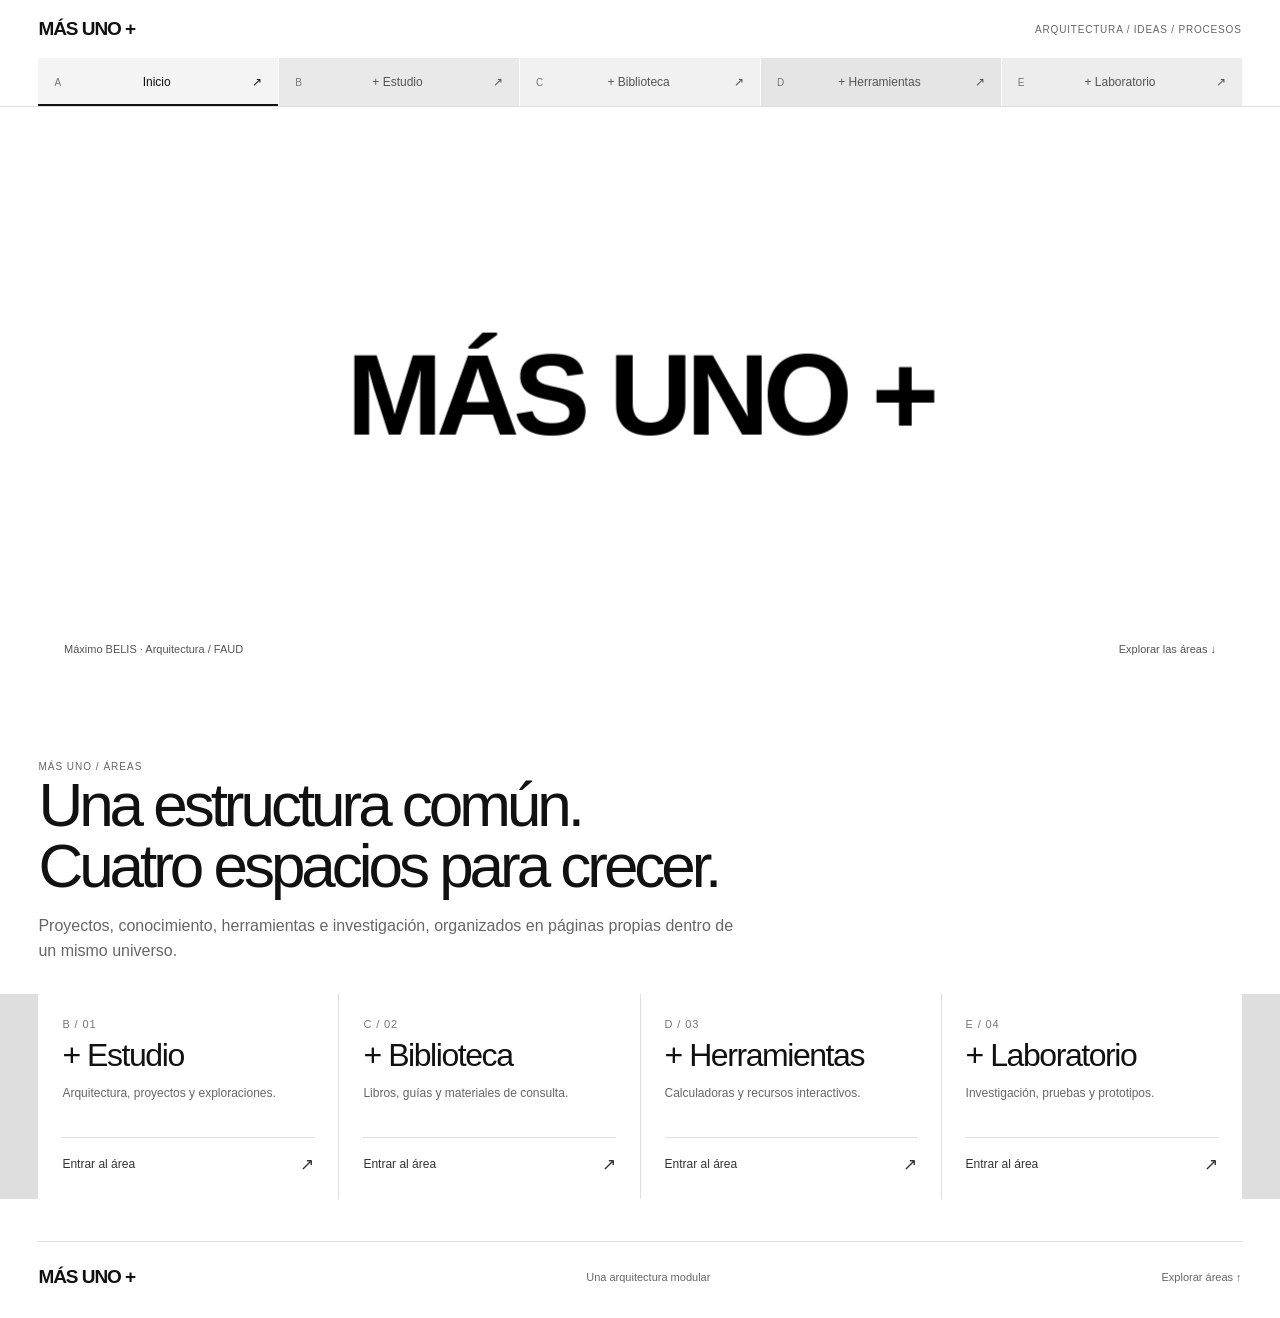
<file: index.html>
<!doctype html>
<html lang="es">
<head>
  <meta charset="utf-8" />
  <meta name="viewport" content="width=device-width, initial-scale=1" />
  <meta name="description" content="MÁS UNO + — estudio, biblioteca, herramientas y laboratorio." />
  <title>MÁS UNO +</title>
  <link rel="stylesheet" href="mas-uno-site.css" />
</head>
<body>
  <header class="site-header"><div class="header-inner">
    <div class="header-topline"><a class="wordmark" href="index.html" aria-label="MÁS UNO, inicio">MÁS UNO +</a><span class="index-caption">ARQUITECTURA / IDEAS / PROCESOS</span></div>
    <nav class="navigation" aria-label="Navegación principal">
      <a href="index.html" style="--tab-color:var(--tab-home)" aria-current="page"><span class="tab-code">A</span><span>Inicio</span><span class="tab-arrow">↗</span></a>
      <a href="estudio.html" style="--tab-color:var(--tab-studio)"><span class="tab-code">B</span><span>+ Estudio</span><span class="tab-arrow">↗</span></a>
      <a href="biblioteca.html" style="--tab-color:var(--tab-library)"><span class="tab-code">C</span><span>+ Biblioteca</span><span class="tab-arrow">↗</span></a>
      <a href="herramientas.html" style="--tab-color:var(--tab-tools)"><span class="tab-code">D</span><span>+ Herramientas</span><span class="tab-arrow">↗</span></a>
      <a href="laboratorio.html" style="--tab-color:var(--tab-lab)"><span class="tab-code">E</span><span>+ Laboratorio</span><span class="tab-arrow">↗</span></a>
    </nav>
  </div></header>
  <main>
    <div class="hero" aria-label="Identidad Más Uno">
      <canvas id="canvas" aria-hidden="true"></canvas>
      <h1 class="brand"><span class="brand-content"><span>MÁS UNO</span><span aria-hidden="true">+</span></span></h1>
      <div class="hero-caption"><span>Máximo BELIS · Arquitectura / FAUD</span><a href="#areas">Explorar las áreas ↓</a></div>
    </div>
    <section class="home-intro" id="areas">
      <p class="section-kicker">MÁS UNO / ÁREAS</p>
      <h1>Una estructura común.<br />Cuatro espacios para crecer.</h1>
      <p>Proyectos, conocimiento, herramientas e investigación, organizados en páginas propias dentro de un mismo universo.</p>
    </section>
    <nav class="home-grid" aria-label="Áreas de Más Uno">
      <a class="module-card" href="estudio.html"><span class="card-code">B / 01</span><h2>+ Estudio</h2><p>Arquitectura, proyectos y exploraciones.</p><span class="card-link"><span>Entrar al área</span><span>↗</span></span></a>
      <a class="module-card" href="biblioteca.html"><span class="card-code">C / 02</span><h2>+ Biblioteca</h2><p>Libros, guías y materiales de consulta.</p><span class="card-link"><span>Entrar al área</span><span>↗</span></span></a>
      <a class="module-card" href="herramientas.html"><span class="card-code">D / 03</span><h2>+ Herramientas</h2><p>Calculadoras y recursos interactivos.</p><span class="card-link"><span>Entrar al área</span><span>↗</span></span></a>
      <a class="module-card" href="laboratorio.html"><span class="card-code">E / 04</span><h2>+ Laboratorio</h2><p>Investigación, pruebas y prototipos.</p><span class="card-link"><span>Entrar al área</span><span>↗</span></span></a>
    </nav>
  </main>
  <footer><a class="wordmark" href="index.html">MÁS UNO +</a><span>Una arquitectura modular</span><a href="#areas">Explorar áreas ↑</a></footer>
  <script src="mas-uno-home.js"></script>
</body>
</html>
</file>
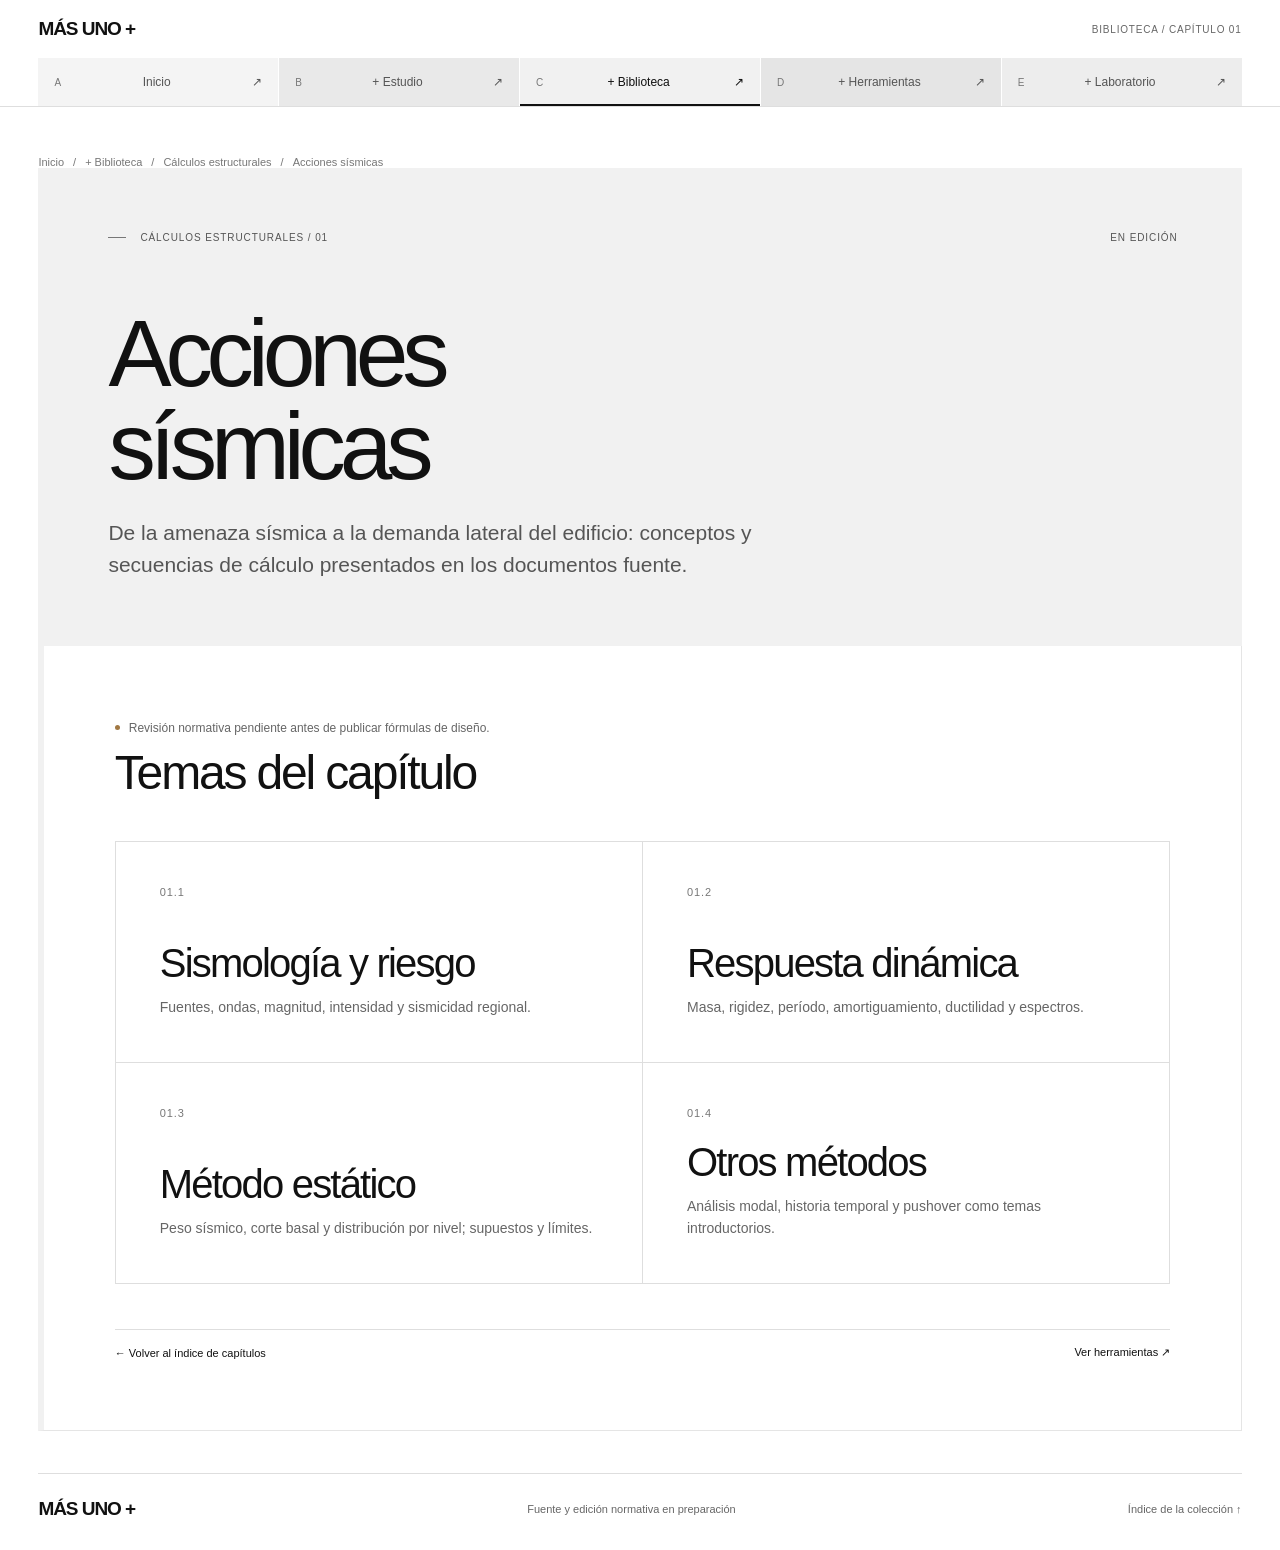
<file: acciones-sismicas.html>
<!doctype html>
<html lang="es"><head><meta charset="utf-8" /><meta name="viewport" content="width=device-width, initial-scale=1" /><title>Acciones sísmicas — Cálculos estructurales</title><link rel="stylesheet" href="mas-uno-site.css" /></head>
<body>
  <header class="site-header"><div class="header-inner"><div class="header-topline"><a class="wordmark" href="index.html">MÁS UNO +</a><span class="index-caption">BIBLIOTECA / CAPÍTULO 01</span></div><nav class="navigation" aria-label="Navegación principal">
    <a href="index.html" style="--tab-color:var(--tab-home)"><span class="tab-code">A</span><span>Inicio</span><span class="tab-arrow">↗</span></a><a href="estudio.html" style="--tab-color:var(--tab-studio)"><span class="tab-code">B</span><span>+ Estudio</span><span class="tab-arrow">↗</span></a><a href="biblioteca.html" style="--tab-color:var(--tab-library)" aria-current="page"><span class="tab-code">C</span><span>+ Biblioteca</span><span class="tab-arrow">↗</span></a><a href="herramientas.html" style="--tab-color:var(--tab-tools)"><span class="tab-code">D</span><span>+ Herramientas</span><span class="tab-arrow">↗</span></a><a href="laboratorio.html" style="--tab-color:var(--tab-lab)"><span class="tab-code">E</span><span>+ Laboratorio</span><span class="tab-arrow">↗</span></a>
  </nav></div></header>
  <main class="page-shell"><div class="breadcrumbs"><a href="index.html">Inicio</a><span>/</span><a href="biblioteca.html">+ Biblioteca</a><span>/</span><a href="calculos-estructurales.html">Cálculos estructurales</a><span>/</span><span>Acciones sísmicas</span></div>
    <div class="page-heading" style="--page-tone:var(--tab-library)"><div class="page-meta"><span>CÁLCULOS ESTRUCTURALES / 01</span><span>EN EDICIÓN</span></div><h1>Acciones<br />sísmicas</h1><p class="page-subtitle">De la amenaza sísmica a la demanda lateral del edificio: conceptos y secuencias de cálculo presentados en los documentos fuente.</p></div>
    <div class="page-body" style="--page-tone:var(--tab-library)"><div class="page-content"><p class="status status-review">Revisión normativa pendiente antes de publicar fórmulas de diseño.</p><h2 class="section-title">Temas del capítulo</h2><div class="module-grid">
      <div class="module-card"><span class="card-code">01.1</span><h3>Sismología y riesgo</h3><p>Fuentes, ondas, magnitud, intensidad y sismicidad regional.</p></div><div class="module-card"><span class="card-code">01.2</span><h3>Respuesta dinámica</h3><p>Masa, rigidez, período, amortiguamiento, ductilidad y espectros.</p></div><div class="module-card"><span class="card-code">01.3</span><h3>Método estático</h3><p>Peso sísmico, corte basal y distribución por nivel; supuestos y límites.</p></div><div class="module-card"><span class="card-code">01.4</span><h3>Otros métodos</h3><p>Análisis modal, historia temporal y pushover como temas introductorios.</p></div>
    </div><div class="folder-end"><a href="calculos-estructurales.html">← Volver al índice de capítulos</a><a href="herramientas.html">Ver herramientas ↗</a></div></div></div>
  </main><footer><a class="wordmark" href="index.html">MÁS UNO +</a><span>Fuente y edición normativa en preparación</span><a href="calculos-estructurales.html">Índice de la colección ↑</a></footer>
</body></html>
</file>
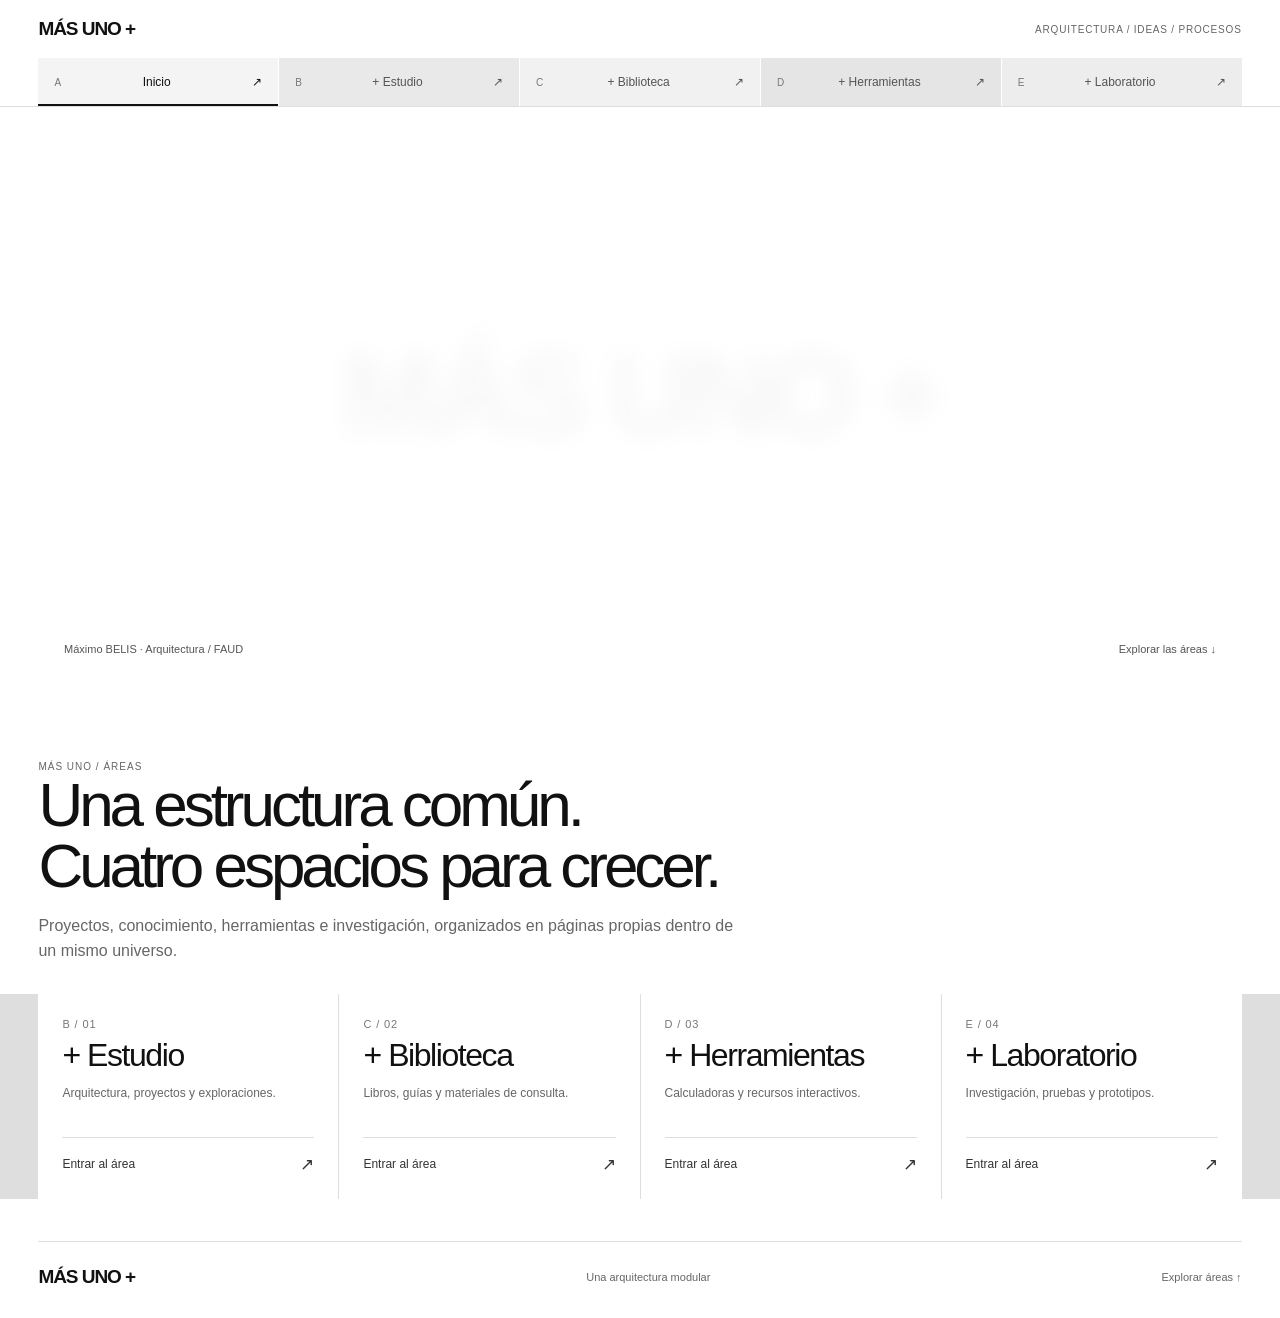
<file: animacion-mas.html>
<!doctype html>
<html lang="es">
<head>
  <meta charset="utf-8" />
  <meta name="viewport" content="width=device-width, initial-scale=1" />
  <meta http-equiv="refresh" content="0; url=index.html" />
  <link rel="canonical" href="index.html" />
  <title>MÁS UNO +</title>
</head>
<body>
  <p>La página de Más Uno ahora está en <a href="index.html">Inicio</a>.</p>
</body>
</html>
</file>
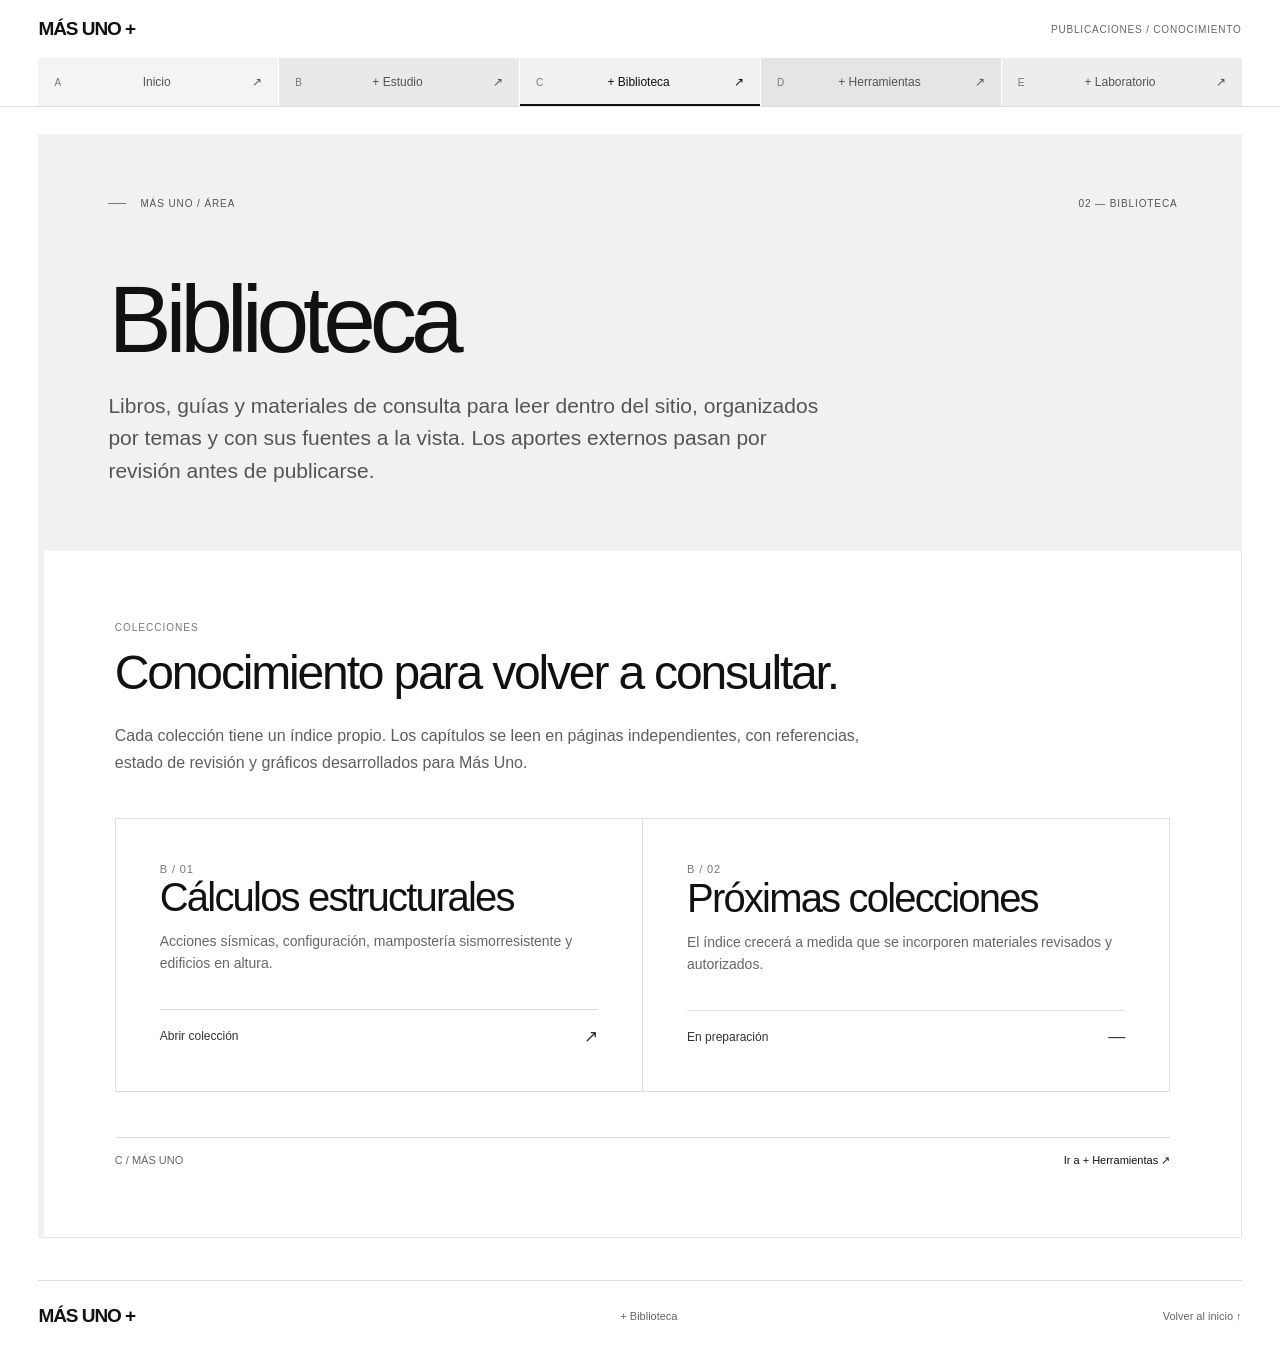
<file: biblioteca.html>
<!doctype html>
<html lang="es">
<head>
  <meta charset="utf-8" />
  <meta name="viewport" content="width=device-width, initial-scale=1" />
  <meta name="description" content="+ Biblioteca — publicaciones y conocimiento compartido de Más Uno." />
  <title>+ Biblioteca — Más Uno</title>
  <link rel="stylesheet" href="mas-uno-site.css" />
</head>
<body>
  <header class="site-header"><div class="header-inner">
    <div class="header-topline"><a class="wordmark" href="index.html">MÁS UNO +</a><span class="index-caption">PUBLICACIONES / CONOCIMIENTO</span></div>
    <nav class="navigation" aria-label="Navegación principal">
      <a href="index.html" style="--tab-color:var(--tab-home)"><span class="tab-code">A</span><span>Inicio</span><span class="tab-arrow">↗</span></a>
      <a href="estudio.html" style="--tab-color:var(--tab-studio)"><span class="tab-code">B</span><span>+ Estudio</span><span class="tab-arrow">↗</span></a>
      <a href="biblioteca.html" style="--tab-color:var(--tab-library)" aria-current="page"><span class="tab-code">C</span><span>+ Biblioteca</span><span class="tab-arrow">↗</span></a>
      <a href="herramientas.html" style="--tab-color:var(--tab-tools)"><span class="tab-code">D</span><span>+ Herramientas</span><span class="tab-arrow">↗</span></a>
      <a href="laboratorio.html" style="--tab-color:var(--tab-lab)"><span class="tab-code">E</span><span>+ Laboratorio</span><span class="tab-arrow">↗</span></a>
    </nav>
  </div></header>
  <main class="page-shell">
    <div class="page-heading" style="--page-tone:var(--tab-library)">
      <div class="page-meta"><span>MÁS UNO / ÁREA</span><span>02 — BIBLIOTECA</span></div>
      <h1>Biblioteca</h1>
      <p class="page-subtitle">Libros, guías y materiales de consulta para leer dentro del sitio, organizados por temas y con sus fuentes a la vista. Los aportes externos pasan por revisión antes de publicarse.</p>
    </div>
    <div class="page-body" style="--page-tone:var(--tab-library)"><div class="page-content">
      <p class="section-kicker">COLECCIONES</p>
      <h2 class="section-title">Conocimiento para volver a consultar.</h2>
      <p class="lead">Cada colección tiene un índice propio. Los capítulos se leen en páginas independientes, con referencias, estado de revisión y gráficos desarrollados para Más Uno.</p>
      <div class="module-grid">
        <a class="module-card" href="calculos-estructurales.html"><span class="card-code">B / 01</span><h2>Cálculos estructurales</h2><p>Acciones sísmicas, configuración, mampostería sismorresistente y edificios en altura.</p><span class="card-link"><span>Abrir colección</span><span>↗</span></span></a>
        <div class="module-card"><span class="card-code">B / 02</span><h2>Próximas colecciones</h2><p>El índice crecerá a medida que se incorporen materiales revisados y autorizados.</p><span class="card-link"><span>En preparación</span><span>—</span></span></div>
      </div>
      <div class="folder-end"><span>C / MÁS UNO</span><a href="herramientas.html">Ir a + Herramientas ↗</a></div>
    </div></div>
  </main>
  <footer><a class="wordmark" href="index.html">MÁS UNO +</a><span>+ Biblioteca</span><a href="index.html">Volver al inicio ↑</a></footer>
</body>
</html>
</file>
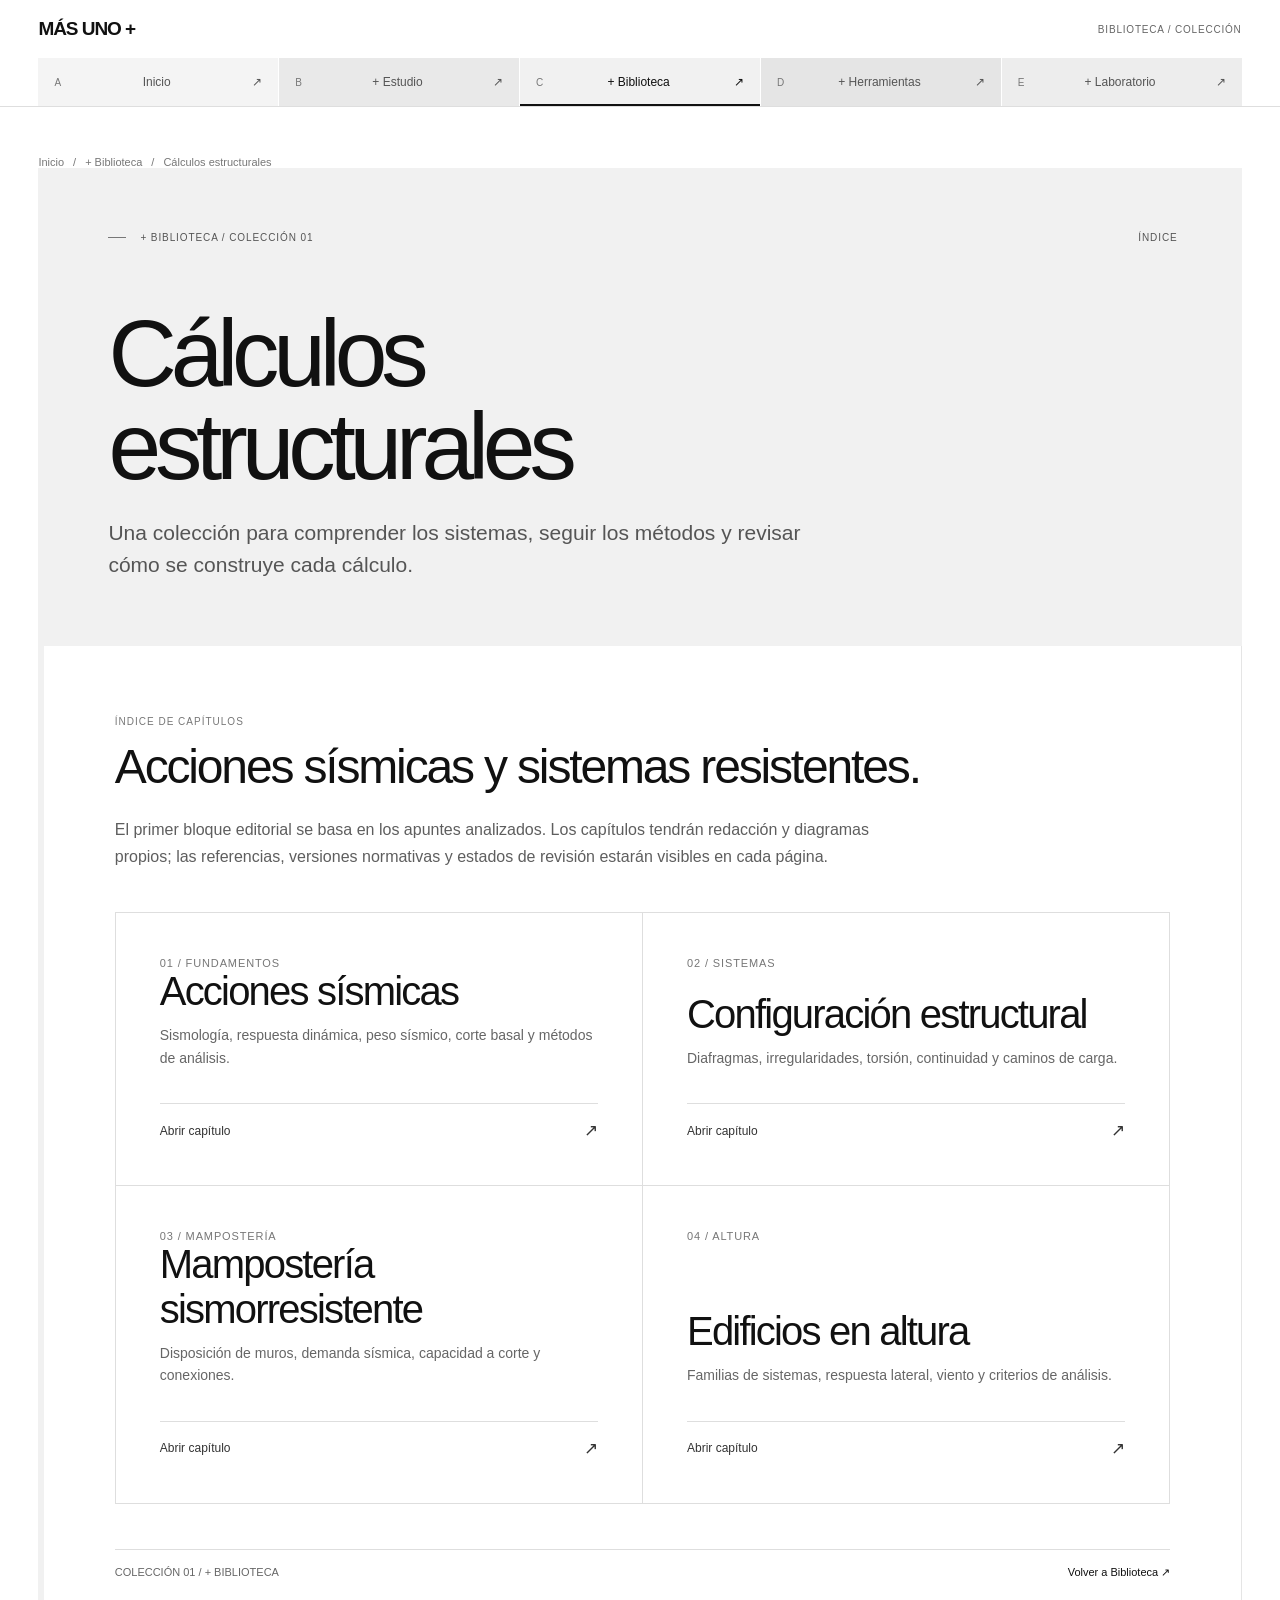
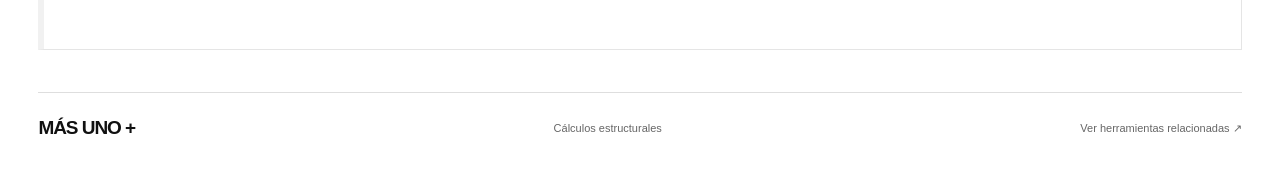
<file: calculos-estructurales.html>
<!doctype html>
<html lang="es">
<head>
  <meta charset="utf-8" />
  <meta name="viewport" content="width=device-width, initial-scale=1" />
  <title>Cálculos estructurales — + Biblioteca</title>
  <link rel="stylesheet" href="mas-uno-site.css" />
</head>
<body>
  <header class="site-header"><div class="header-inner">
    <div class="header-topline"><a class="wordmark" href="index.html">MÁS UNO +</a><span class="index-caption">BIBLIOTECA / COLECCIÓN</span></div>
    <nav class="navigation" aria-label="Navegación principal">
      <a href="index.html" style="--tab-color:var(--tab-home)"><span class="tab-code">A</span><span>Inicio</span><span class="tab-arrow">↗</span></a>
      <a href="estudio.html" style="--tab-color:var(--tab-studio)"><span class="tab-code">B</span><span>+ Estudio</span><span class="tab-arrow">↗</span></a>
      <a href="biblioteca.html" style="--tab-color:var(--tab-library)" aria-current="page"><span class="tab-code">C</span><span>+ Biblioteca</span><span class="tab-arrow">↗</span></a>
      <a href="herramientas.html" style="--tab-color:var(--tab-tools)"><span class="tab-code">D</span><span>+ Herramientas</span><span class="tab-arrow">↗</span></a>
      <a href="laboratorio.html" style="--tab-color:var(--tab-lab)"><span class="tab-code">E</span><span>+ Laboratorio</span><span class="tab-arrow">↗</span></a>
    </nav>
  </div></header>
  <main class="page-shell">
    <div class="breadcrumbs"><a href="index.html">Inicio</a><span>/</span><a href="biblioteca.html">+ Biblioteca</a><span>/</span><span>Cálculos estructurales</span></div>
    <div class="page-heading" style="--page-tone:var(--tab-library)">
      <div class="page-meta"><span>+ BIBLIOTECA / COLECCIÓN 01</span><span>ÍNDICE</span></div>
      <h1>Cálculos<br />estructurales</h1>
      <p class="page-subtitle">Una colección para comprender los sistemas, seguir los métodos y revisar cómo se construye cada cálculo.</p>
    </div>
    <div class="page-body" style="--page-tone:var(--tab-library)"><div class="page-content">
      <p class="section-kicker">ÍNDICE DE CAPÍTULOS</p>
      <h2 class="section-title">Acciones sísmicas y sistemas resistentes.</h2>
      <p class="lead">El primer bloque editorial se basa en los apuntes analizados. Los capítulos tendrán redacción y diagramas propios; las referencias, versiones normativas y estados de revisión estarán visibles en cada página.</p>
      <div class="module-grid">
        <a class="module-card" href="acciones-sismicas.html"><span class="card-code">01 / FUNDAMENTOS</span><h2>Acciones sísmicas</h2><p>Sismología, respuesta dinámica, peso sísmico, corte basal y métodos de análisis.</p><span class="card-link"><span>Abrir capítulo</span><span>↗</span></span></a>
        <a class="module-card" href="configuracion-estructural.html"><span class="card-code">02 / SISTEMAS</span><h2>Configuración estructural</h2><p>Diafragmas, irregularidades, torsión, continuidad y caminos de carga.</p><span class="card-link"><span>Abrir capítulo</span><span>↗</span></span></a>
        <a class="module-card" href="mamposteria-sismorresistente.html"><span class="card-code">03 / MAMPOSTERÍA</span><h2>Mampostería sismorresistente</h2><p>Disposición de muros, demanda sísmica, capacidad a corte y conexiones.</p><span class="card-link"><span>Abrir capítulo</span><span>↗</span></span></a>
        <a class="module-card" href="edificios-en-altura.html"><span class="card-code">04 / ALTURA</span><h2>Edificios en altura</h2><p>Familias de sistemas, respuesta lateral, viento y criterios de análisis.</p><span class="card-link"><span>Abrir capítulo</span><span>↗</span></span></a>
      </div>
      <div class="folder-end"><span>COLECCIÓN 01 / + BIBLIOTECA</span><a href="biblioteca.html">Volver a Biblioteca ↗</a></div>
    </div></div>
  </main>
  <footer><a class="wordmark" href="index.html">MÁS UNO +</a><span>Cálculos estructurales</span><a href="herramientas.html">Ver herramientas relacionadas ↗</a></footer>
</body>
</html>
</file>
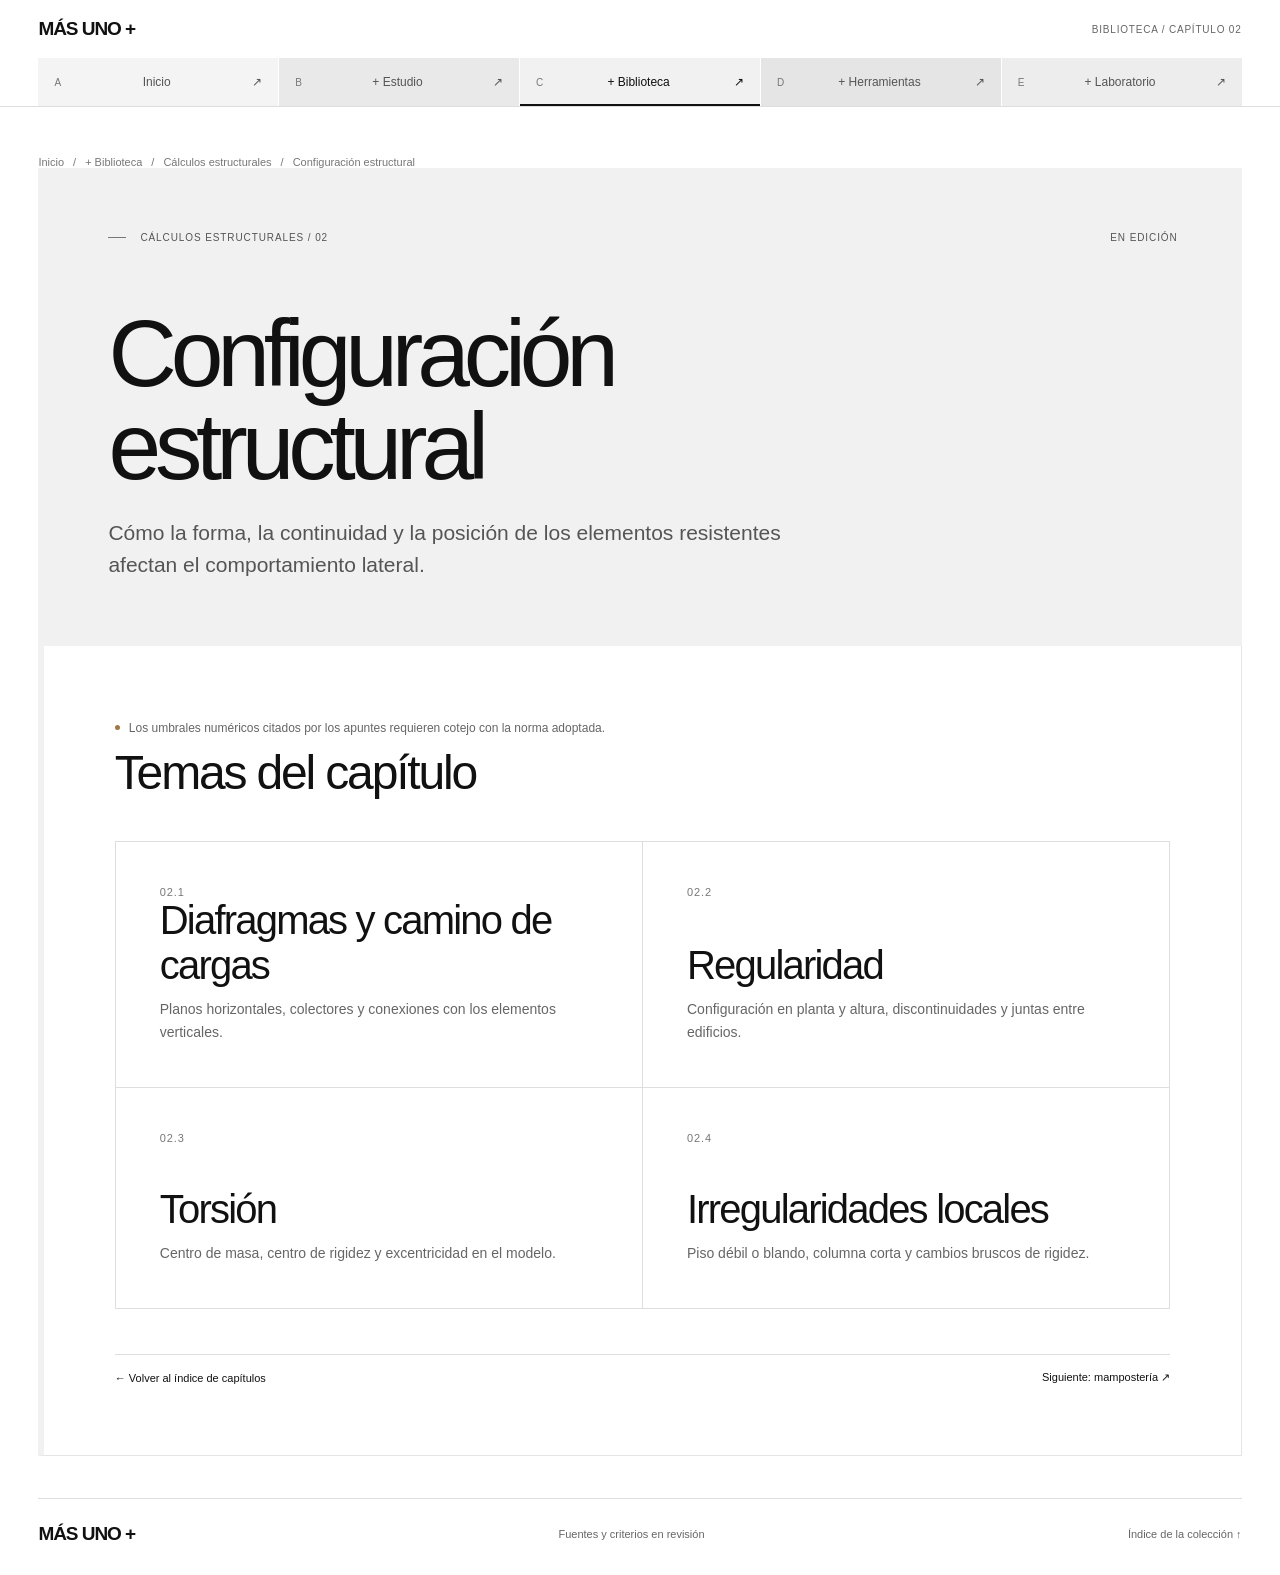
<file: configuracion-estructural.html>
<!doctype html>
<html lang="es"><head><meta charset="utf-8" /><meta name="viewport" content="width=device-width, initial-scale=1" /><title>Configuración estructural — Cálculos estructurales</title><link rel="stylesheet" href="mas-uno-site.css" /></head>
<body>
  <header class="site-header"><div class="header-inner"><div class="header-topline"><a class="wordmark" href="index.html">MÁS UNO +</a><span class="index-caption">BIBLIOTECA / CAPÍTULO 02</span></div><nav class="navigation" aria-label="Navegación principal">
    <a href="index.html" style="--tab-color:var(--tab-home)"><span class="tab-code">A</span><span>Inicio</span><span class="tab-arrow">↗</span></a><a href="estudio.html" style="--tab-color:var(--tab-studio)"><span class="tab-code">B</span><span>+ Estudio</span><span class="tab-arrow">↗</span></a><a href="biblioteca.html" style="--tab-color:var(--tab-library)" aria-current="page"><span class="tab-code">C</span><span>+ Biblioteca</span><span class="tab-arrow">↗</span></a><a href="herramientas.html" style="--tab-color:var(--tab-tools)"><span class="tab-code">D</span><span>+ Herramientas</span><span class="tab-arrow">↗</span></a><a href="laboratorio.html" style="--tab-color:var(--tab-lab)"><span class="tab-code">E</span><span>+ Laboratorio</span><span class="tab-arrow">↗</span></a>
  </nav></div></header>
  <main class="page-shell"><div class="breadcrumbs"><a href="index.html">Inicio</a><span>/</span><a href="biblioteca.html">+ Biblioteca</a><span>/</span><a href="calculos-estructurales.html">Cálculos estructurales</a><span>/</span><span>Configuración estructural</span></div>
    <div class="page-heading" style="--page-tone:var(--tab-library)"><div class="page-meta"><span>CÁLCULOS ESTRUCTURALES / 02</span><span>EN EDICIÓN</span></div><h1>Configuración<br />estructural</h1><p class="page-subtitle">Cómo la forma, la continuidad y la posición de los elementos resistentes afectan el comportamiento lateral.</p></div>
    <div class="page-body" style="--page-tone:var(--tab-library)"><div class="page-content"><p class="status status-review">Los umbrales numéricos citados por los apuntes requieren cotejo con la norma adoptada.</p><h2 class="section-title">Temas del capítulo</h2><div class="module-grid">
      <div class="module-card"><span class="card-code">02.1</span><h3>Diafragmas y camino de cargas</h3><p>Planos horizontales, colectores y conexiones con los elementos verticales.</p></div><div class="module-card"><span class="card-code">02.2</span><h3>Regularidad</h3><p>Configuración en planta y altura, discontinuidades y juntas entre edificios.</p></div><div class="module-card"><span class="card-code">02.3</span><h3>Torsión</h3><p>Centro de masa, centro de rigidez y excentricidad en el modelo.</p></div><div class="module-card"><span class="card-code">02.4</span><h3>Irregularidades locales</h3><p>Piso débil o blando, columna corta y cambios bruscos de rigidez.</p></div>
    </div><div class="folder-end"><a href="calculos-estructurales.html">← Volver al índice de capítulos</a><a href="mamposteria-sismorresistente.html">Siguiente: mampostería ↗</a></div></div></div>
  </main><footer><a class="wordmark" href="index.html">MÁS UNO +</a><span>Fuentes y criterios en revisión</span><a href="calculos-estructurales.html">Índice de la colección ↑</a></footer>
</body></html>
</file>
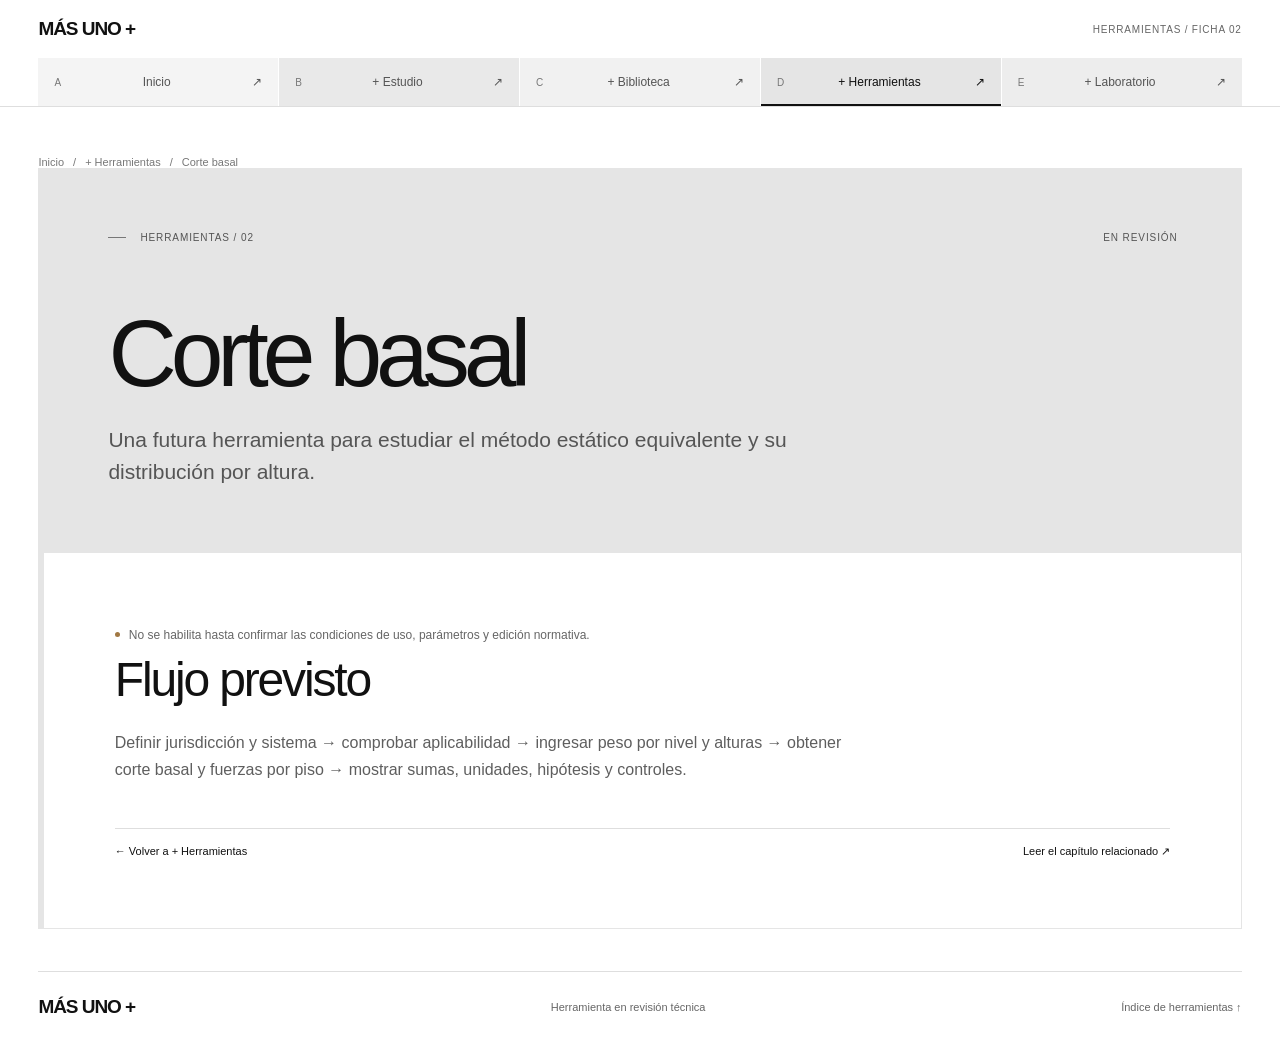
<file: corte-basal.html>
<!doctype html>
<html lang="es"><head><meta charset="utf-8" /><meta name="viewport" content="width=device-width, initial-scale=1" /><title>Corte basal — + Herramientas</title><link rel="stylesheet" href="mas-uno-site.css" /></head>
<body><header class="site-header"><div class="header-inner"><div class="header-topline"><a class="wordmark" href="index.html">MÁS UNO +</a><span class="index-caption">HERRAMIENTAS / FICHA 02</span></div><nav class="navigation" aria-label="Navegación principal"><a href="index.html" style="--tab-color:var(--tab-home)"><span class="tab-code">A</span><span>Inicio</span><span class="tab-arrow">↗</span></a><a href="estudio.html" style="--tab-color:var(--tab-studio)"><span class="tab-code">B</span><span>+ Estudio</span><span class="tab-arrow">↗</span></a><a href="biblioteca.html" style="--tab-color:var(--tab-library)"><span class="tab-code">C</span><span>+ Biblioteca</span><span class="tab-arrow">↗</span></a><a href="herramientas.html" style="--tab-color:var(--tab-tools)" aria-current="page"><span class="tab-code">D</span><span>+ Herramientas</span><span class="tab-arrow">↗</span></a><a href="laboratorio.html" style="--tab-color:var(--tab-lab)"><span class="tab-code">E</span><span>+ Laboratorio</span><span class="tab-arrow">↗</span></a></nav></div></header>
<main class="page-shell"><div class="breadcrumbs"><a href="index.html">Inicio</a><span>/</span><a href="herramientas.html">+ Herramientas</a><span>/</span><span>Corte basal</span></div><div class="page-heading" style="--page-tone:var(--tab-tools)"><div class="page-meta"><span>HERRAMIENTAS / 02</span><span>EN REVISIÓN</span></div><h1>Corte basal</h1><p class="page-subtitle">Una futura herramienta para estudiar el método estático equivalente y su distribución por altura.</p></div><div class="page-body" style="--page-tone:var(--tab-tools)"><div class="page-content"><p class="status status-review">No se habilita hasta confirmar las condiciones de uso, parámetros y edición normativa.</p><h2 class="section-title">Flujo previsto</h2><p class="lead">Definir jurisdicción y sistema → comprobar aplicabilidad → ingresar peso por nivel y alturas → obtener corte basal y fuerzas por piso → mostrar sumas, unidades, hipótesis y controles.</p><div class="folder-end"><a href="herramientas.html">← Volver a + Herramientas</a><a href="acciones-sismicas.html">Leer el capítulo relacionado ↗</a></div></div></div></main><footer><a class="wordmark" href="index.html">MÁS UNO +</a><span>Herramienta en revisión técnica</span><a href="herramientas.html">Índice de herramientas ↑</a></footer></body></html>
</file>
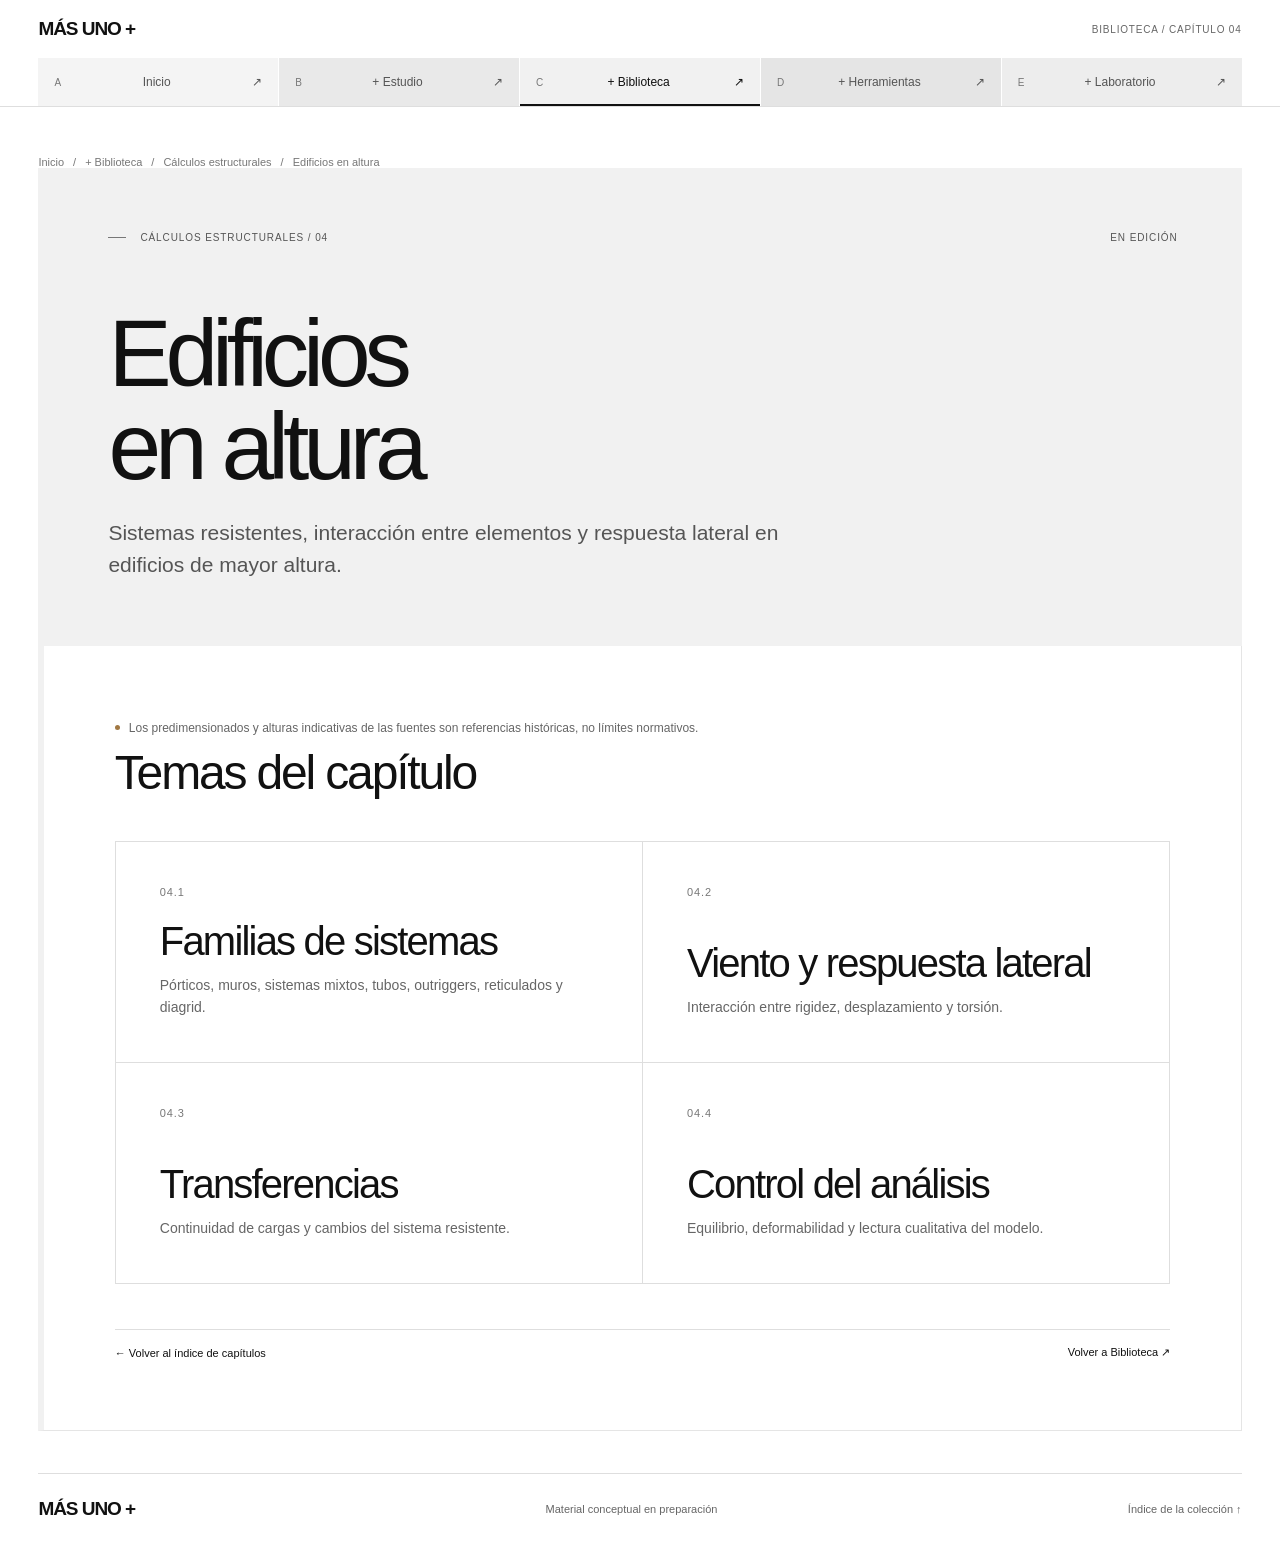
<file: edificios-en-altura.html>
<!doctype html>
<html lang="es"><head><meta charset="utf-8" /><meta name="viewport" content="width=device-width, initial-scale=1" /><title>Edificios en altura — Cálculos estructurales</title><link rel="stylesheet" href="mas-uno-site.css" /></head>
<body>
  <header class="site-header"><div class="header-inner"><div class="header-topline"><a class="wordmark" href="index.html">MÁS UNO +</a><span class="index-caption">BIBLIOTECA / CAPÍTULO 04</span></div><nav class="navigation" aria-label="Navegación principal">
    <a href="index.html" style="--tab-color:var(--tab-home)"><span class="tab-code">A</span><span>Inicio</span><span class="tab-arrow">↗</span></a><a href="estudio.html" style="--tab-color:var(--tab-studio)"><span class="tab-code">B</span><span>+ Estudio</span><span class="tab-arrow">↗</span></a><a href="biblioteca.html" style="--tab-color:var(--tab-library)" aria-current="page"><span class="tab-code">C</span><span>+ Biblioteca</span><span class="tab-arrow">↗</span></a><a href="herramientas.html" style="--tab-color:var(--tab-tools)"><span class="tab-code">D</span><span>+ Herramientas</span><span class="tab-arrow">↗</span></a><a href="laboratorio.html" style="--tab-color:var(--tab-lab)"><span class="tab-code">E</span><span>+ Laboratorio</span><span class="tab-arrow">↗</span></a>
  </nav></div></header>
  <main class="page-shell"><div class="breadcrumbs"><a href="index.html">Inicio</a><span>/</span><a href="biblioteca.html">+ Biblioteca</a><span>/</span><a href="calculos-estructurales.html">Cálculos estructurales</a><span>/</span><span>Edificios en altura</span></div>
    <div class="page-heading" style="--page-tone:var(--tab-library)"><div class="page-meta"><span>CÁLCULOS ESTRUCTURALES / 04</span><span>EN EDICIÓN</span></div><h1>Edificios<br />en altura</h1><p class="page-subtitle">Sistemas resistentes, interacción entre elementos y respuesta lateral en edificios de mayor altura.</p></div>
    <div class="page-body" style="--page-tone:var(--tab-library)"><div class="page-content"><p class="status status-review">Los predimensionados y alturas indicativas de las fuentes son referencias históricas, no límites normativos.</p><h2 class="section-title">Temas del capítulo</h2><div class="module-grid">
      <div class="module-card"><span class="card-code">04.1</span><h3>Familias de sistemas</h3><p>Pórticos, muros, sistemas mixtos, tubos, outriggers, reticulados y diagrid.</p></div><div class="module-card"><span class="card-code">04.2</span><h3>Viento y respuesta lateral</h3><p>Interacción entre rigidez, desplazamiento y torsión.</p></div><div class="module-card"><span class="card-code">04.3</span><h3>Transferencias</h3><p>Continuidad de cargas y cambios del sistema resistente.</p></div><div class="module-card"><span class="card-code">04.4</span><h3>Control del análisis</h3><p>Equilibrio, deformabilidad y lectura cualitativa del modelo.</p></div>
    </div><div class="folder-end"><a href="calculos-estructurales.html">← Volver al índice de capítulos</a><a href="biblioteca.html">Volver a Biblioteca ↗</a></div></div></div>
  </main><footer><a class="wordmark" href="index.html">MÁS UNO +</a><span>Material conceptual en preparación</span><a href="calculos-estructurales.html">Índice de la colección ↑</a></footer>
</body></html>
</file>
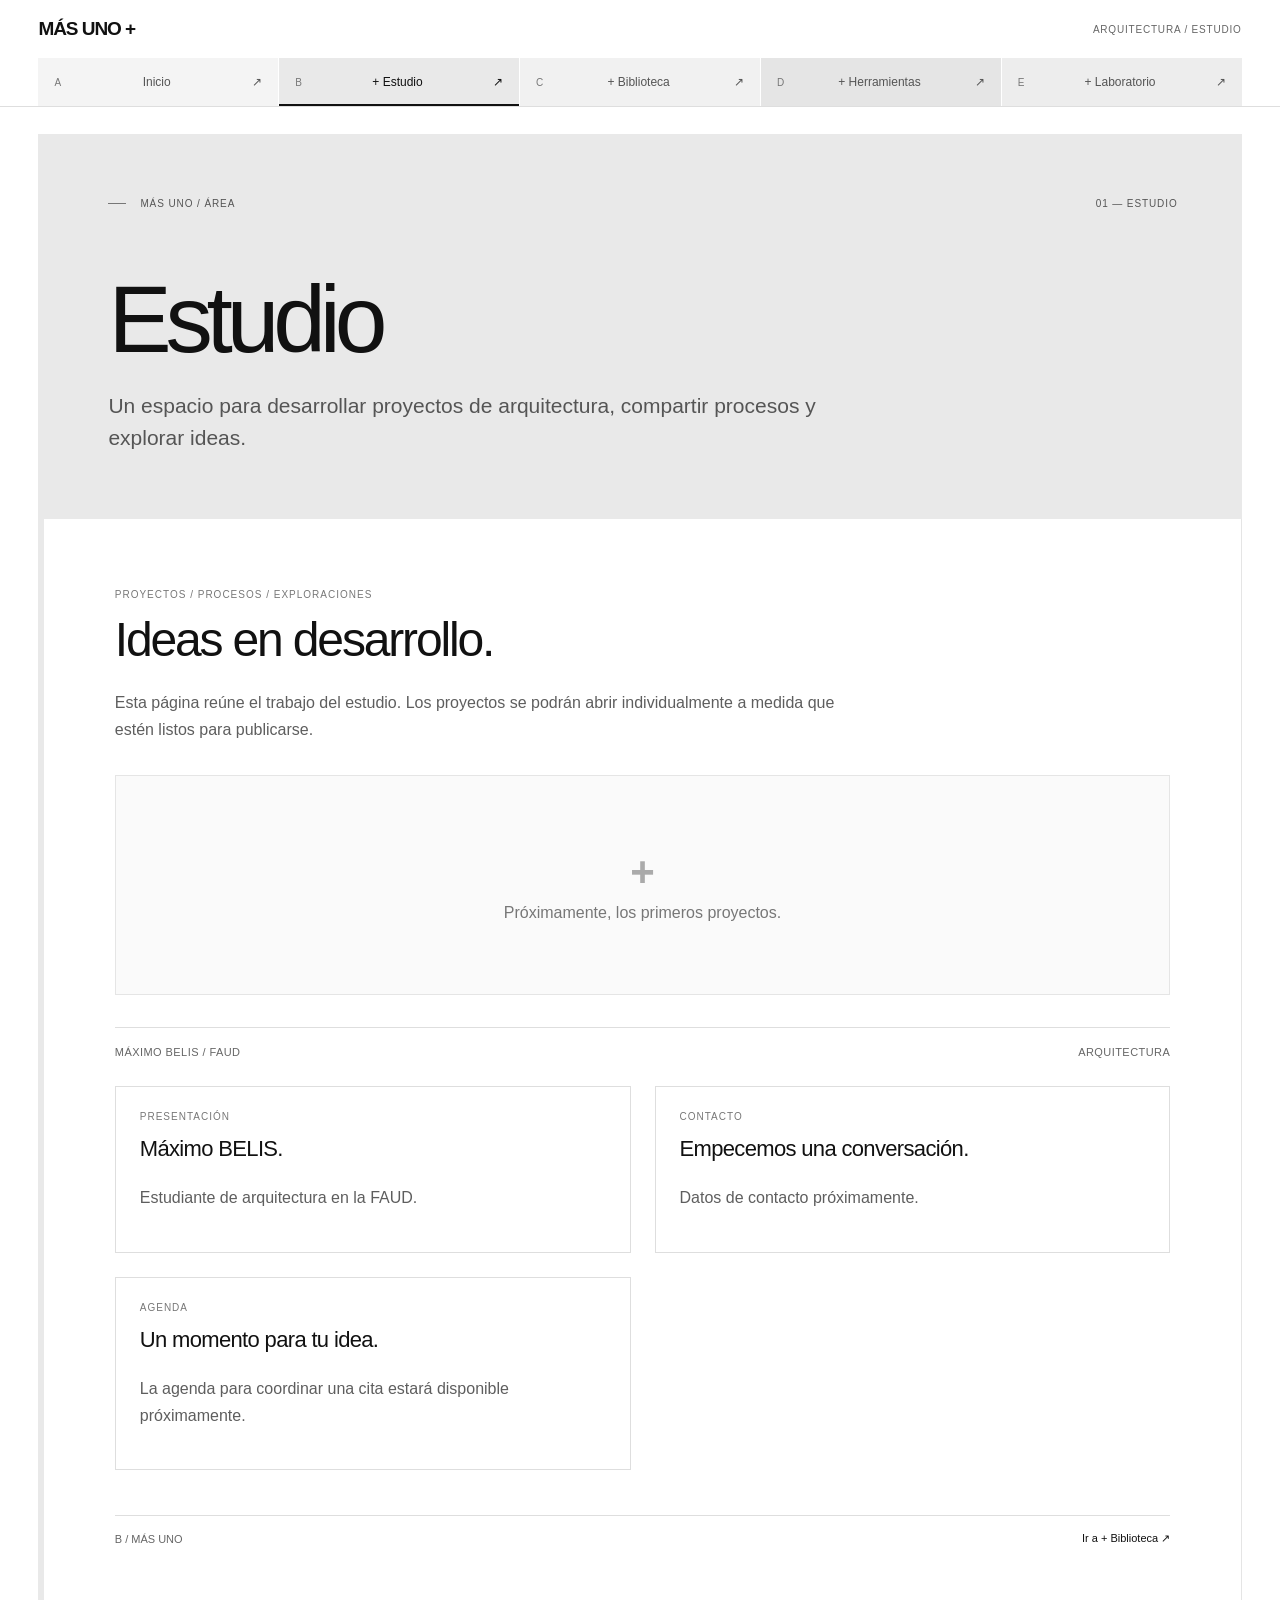
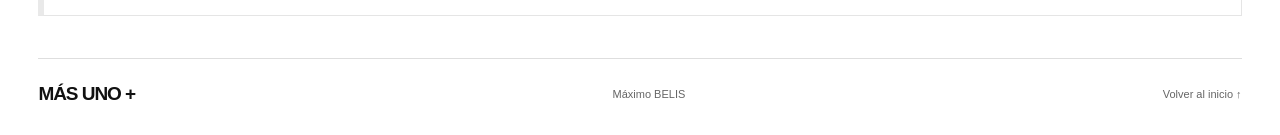
<file: estudio.html>
<!doctype html>
<html lang="es">
<head>
  <meta charset="utf-8" />
  <meta name="viewport" content="width=device-width, initial-scale=1" />
  <meta name="description" content="+ Estudio — proyectos, procesos y exploraciones de Más Uno." />
  <title>+ Estudio — Más Uno</title>
  <link rel="stylesheet" href="mas-uno-site.css" />
</head>
<body>
  <header class="site-header"><div class="header-inner">
    <div class="header-topline"><a class="wordmark" href="index.html">MÁS UNO +</a><span class="index-caption">ARQUITECTURA / ESTUDIO</span></div>
    <nav class="navigation" aria-label="Navegación principal">
      <a href="index.html" style="--tab-color:var(--tab-home)"><span class="tab-code">A</span><span>Inicio</span><span class="tab-arrow">↗</span></a>
      <a href="estudio.html" style="--tab-color:var(--tab-studio)" aria-current="page"><span class="tab-code">B</span><span>+ Estudio</span><span class="tab-arrow">↗</span></a>
      <a href="biblioteca.html" style="--tab-color:var(--tab-library)"><span class="tab-code">C</span><span>+ Biblioteca</span><span class="tab-arrow">↗</span></a>
      <a href="herramientas.html" style="--tab-color:var(--tab-tools)"><span class="tab-code">D</span><span>+ Herramientas</span><span class="tab-arrow">↗</span></a>
      <a href="laboratorio.html" style="--tab-color:var(--tab-lab)"><span class="tab-code">E</span><span>+ Laboratorio</span><span class="tab-arrow">↗</span></a>
    </nav>
  </div></header>
  <main class="page-shell">
    <div class="page-heading" style="--page-tone:var(--tab-studio)">
      <div class="page-meta"><span>MÁS UNO / ÁREA</span><span>01 — ESTUDIO</span></div>
      <h1>Estudio</h1>
      <p class="page-subtitle">Un espacio para desarrollar proyectos de arquitectura, compartir procesos y explorar ideas.</p>
    </div>
    <div class="page-body" style="--page-tone:var(--tab-studio)"><div class="page-content">
      <p class="section-kicker">PROYECTOS / PROCESOS / EXPLORACIONES</p>
      <h2 class="section-title">Ideas en desarrollo.</h2>
      <p class="lead">Esta página reúne el trabajo del estudio. Los proyectos se podrán abrir individualmente a medida que estén listos para publicarse.</p>
      <div class="project-preview"><div><strong>+</strong>Próximamente, los primeros proyectos.</div></div>
      <div class="about-detail"><span>MÁXIMO BELIS / FAUD</span><span>ARQUITECTURA</span></div>
      <div class="contact-grid">
        <article class="contact-card"><p class="section-kicker">PRESENTACIÓN</p><h3>Máximo BELIS.</h3><p class="lead">Estudiante de arquitectura en la FAUD.</p></article>
        <article class="contact-card"><p class="section-kicker">CONTACTO</p><h3>Empecemos una conversación.</h3><p class="lead">Datos de contacto próximamente.</p></article>
        <article class="contact-card"><p class="section-kicker">AGENDA</p><h3>Un momento para tu idea.</h3><p class="lead">La agenda para coordinar una cita estará disponible próximamente.</p></article>
      </div>
      <div class="folder-end"><span>B / MÁS UNO</span><a href="biblioteca.html">Ir a + Biblioteca ↗</a></div>
    </div></div>
  </main>
  <footer><a class="wordmark" href="index.html">MÁS UNO +</a><span>Máximo BELIS</span><a href="index.html">Volver al inicio ↑</a></footer>
</body>
</html>
</file>
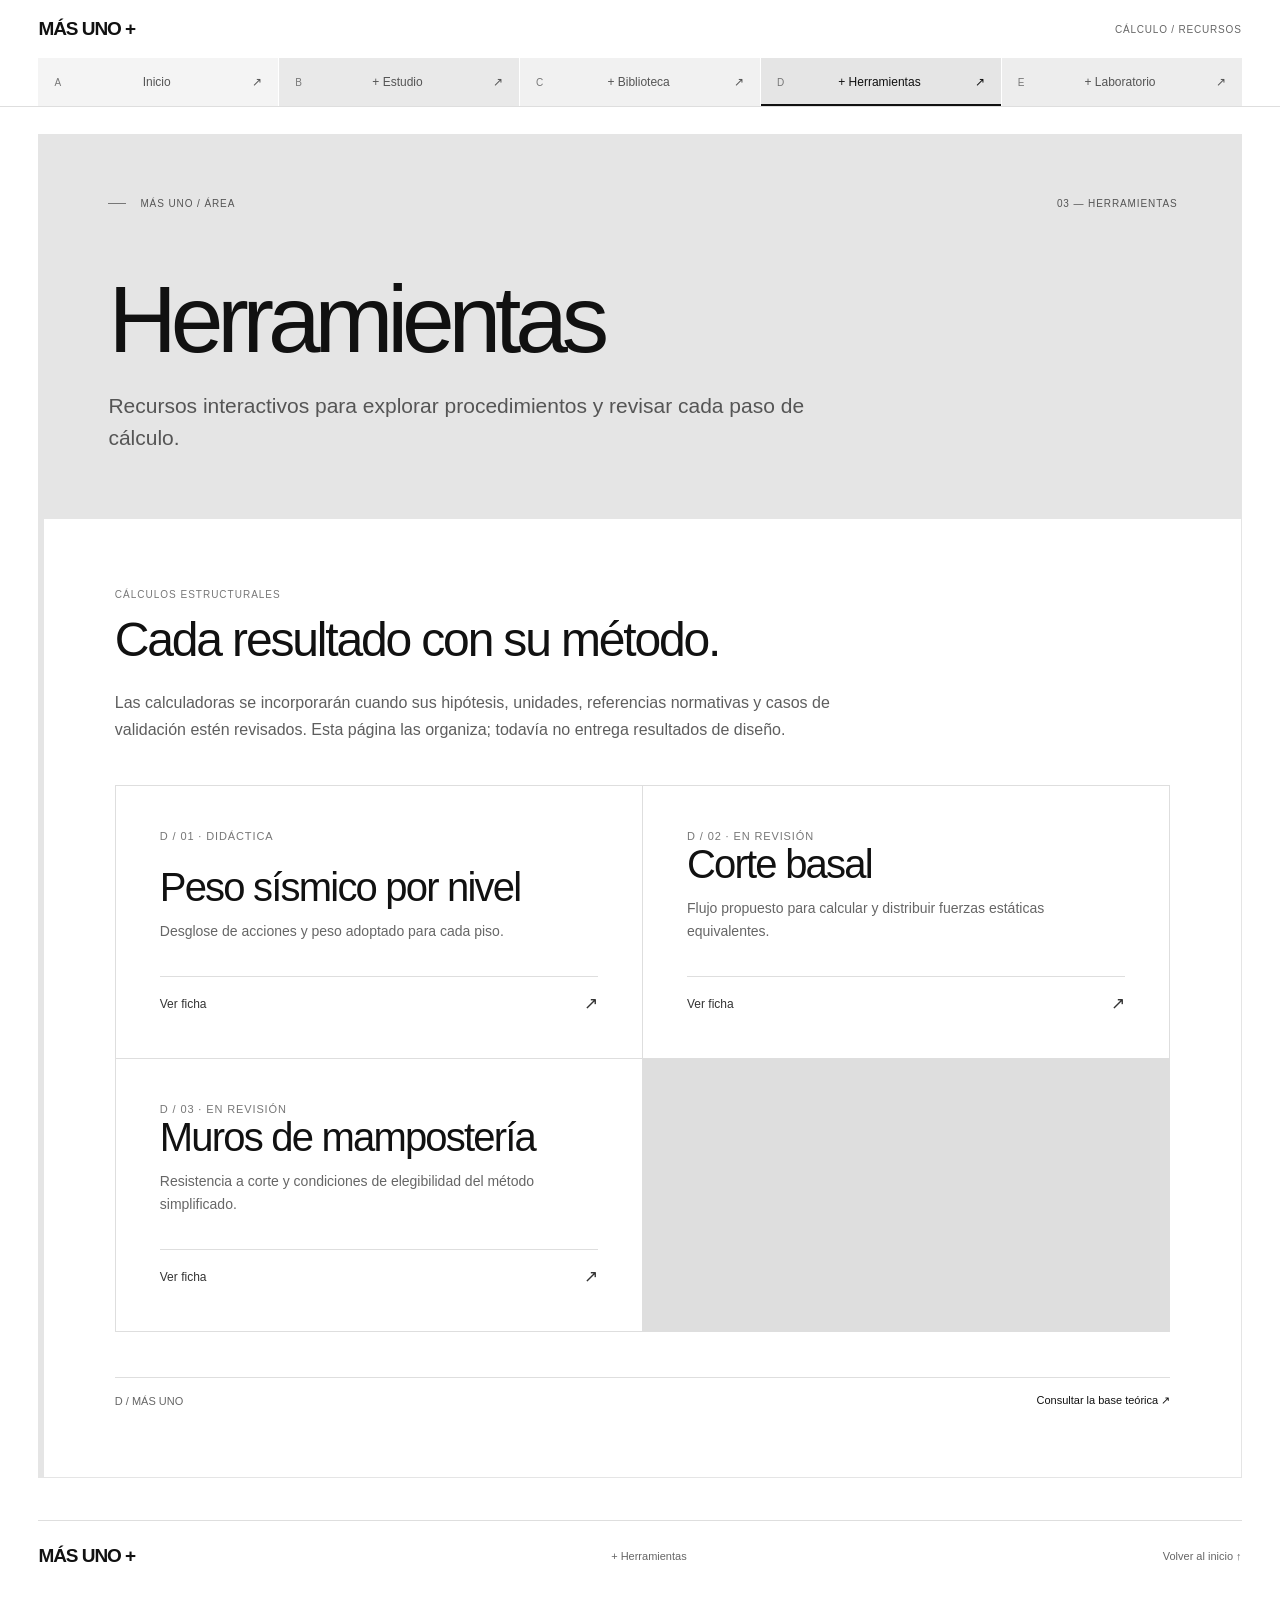
<file: herramientas.html>
<!doctype html>
<html lang="es">
<head>
  <meta charset="utf-8" />
  <meta name="viewport" content="width=device-width, initial-scale=1" />
  <meta name="description" content="+ Herramientas — calculadoras y recursos interactivos de Más Uno." />
  <title>+ Herramientas — Más Uno</title>
  <link rel="stylesheet" href="mas-uno-site.css" />
</head>
<body>
  <header class="site-header"><div class="header-inner">
    <div class="header-topline"><a class="wordmark" href="index.html">MÁS UNO +</a><span class="index-caption">CÁLCULO / RECURSOS</span></div>
    <nav class="navigation" aria-label="Navegación principal">
      <a href="index.html" style="--tab-color:var(--tab-home)"><span class="tab-code">A</span><span>Inicio</span><span class="tab-arrow">↗</span></a>
      <a href="estudio.html" style="--tab-color:var(--tab-studio)"><span class="tab-code">B</span><span>+ Estudio</span><span class="tab-arrow">↗</span></a>
      <a href="biblioteca.html" style="--tab-color:var(--tab-library)"><span class="tab-code">C</span><span>+ Biblioteca</span><span class="tab-arrow">↗</span></a>
      <a href="herramientas.html" style="--tab-color:var(--tab-tools)" aria-current="page"><span class="tab-code">D</span><span>+ Herramientas</span><span class="tab-arrow">↗</span></a>
      <a href="laboratorio.html" style="--tab-color:var(--tab-lab)"><span class="tab-code">E</span><span>+ Laboratorio</span><span class="tab-arrow">↗</span></a>
    </nav>
  </div></header>
  <main class="page-shell">
    <div class="page-heading" style="--page-tone:var(--tab-tools)">
      <div class="page-meta"><span>MÁS UNO / ÁREA</span><span>03 — HERRAMIENTAS</span></div>
      <h1>Herramientas</h1>
      <p class="page-subtitle">Recursos interactivos para explorar procedimientos y revisar cada paso de cálculo.</p>
    </div>
    <div class="page-body" style="--page-tone:var(--tab-tools)"><div class="page-content">
      <p class="section-kicker">CÁLCULOS ESTRUCTURALES</p>
      <h2 class="section-title">Cada resultado con su método.</h2>
      <p class="lead">Las calculadoras se incorporarán cuando sus hipótesis, unidades, referencias normativas y casos de validación estén revisados. Esta página las organiza; todavía no entrega resultados de diseño.</p>
      <div class="module-grid">
        <a class="module-card" href="peso-sismico.html"><span class="card-code">D / 01 · DIDÁCTICA</span><h2>Peso sísmico por nivel</h2><p>Desglose de acciones y peso adoptado para cada piso.</p><span class="card-link"><span>Ver ficha</span><span>↗</span></span></a>
        <a class="module-card" href="corte-basal.html"><span class="card-code">D / 02 · EN REVISIÓN</span><h2>Corte basal</h2><p>Flujo propuesto para calcular y distribuir fuerzas estáticas equivalentes.</p><span class="card-link"><span>Ver ficha</span><span>↗</span></span></a>
        <a class="module-card" href="verificacion-muros.html"><span class="card-code">D / 03 · EN REVISIÓN</span><h2>Muros de mampostería</h2><p>Resistencia a corte y condiciones de elegibilidad del método simplificado.</p><span class="card-link"><span>Ver ficha</span><span>↗</span></span></a>
      </div>
      <div class="folder-end"><span>D / MÁS UNO</span><a href="biblioteca.html">Consultar la base teórica ↗</a></div>
    </div></div>
  </main>
  <footer><a class="wordmark" href="index.html">MÁS UNO +</a><span>+ Herramientas</span><a href="index.html">Volver al inicio ↑</a></footer>
</body>
</html>
</file>
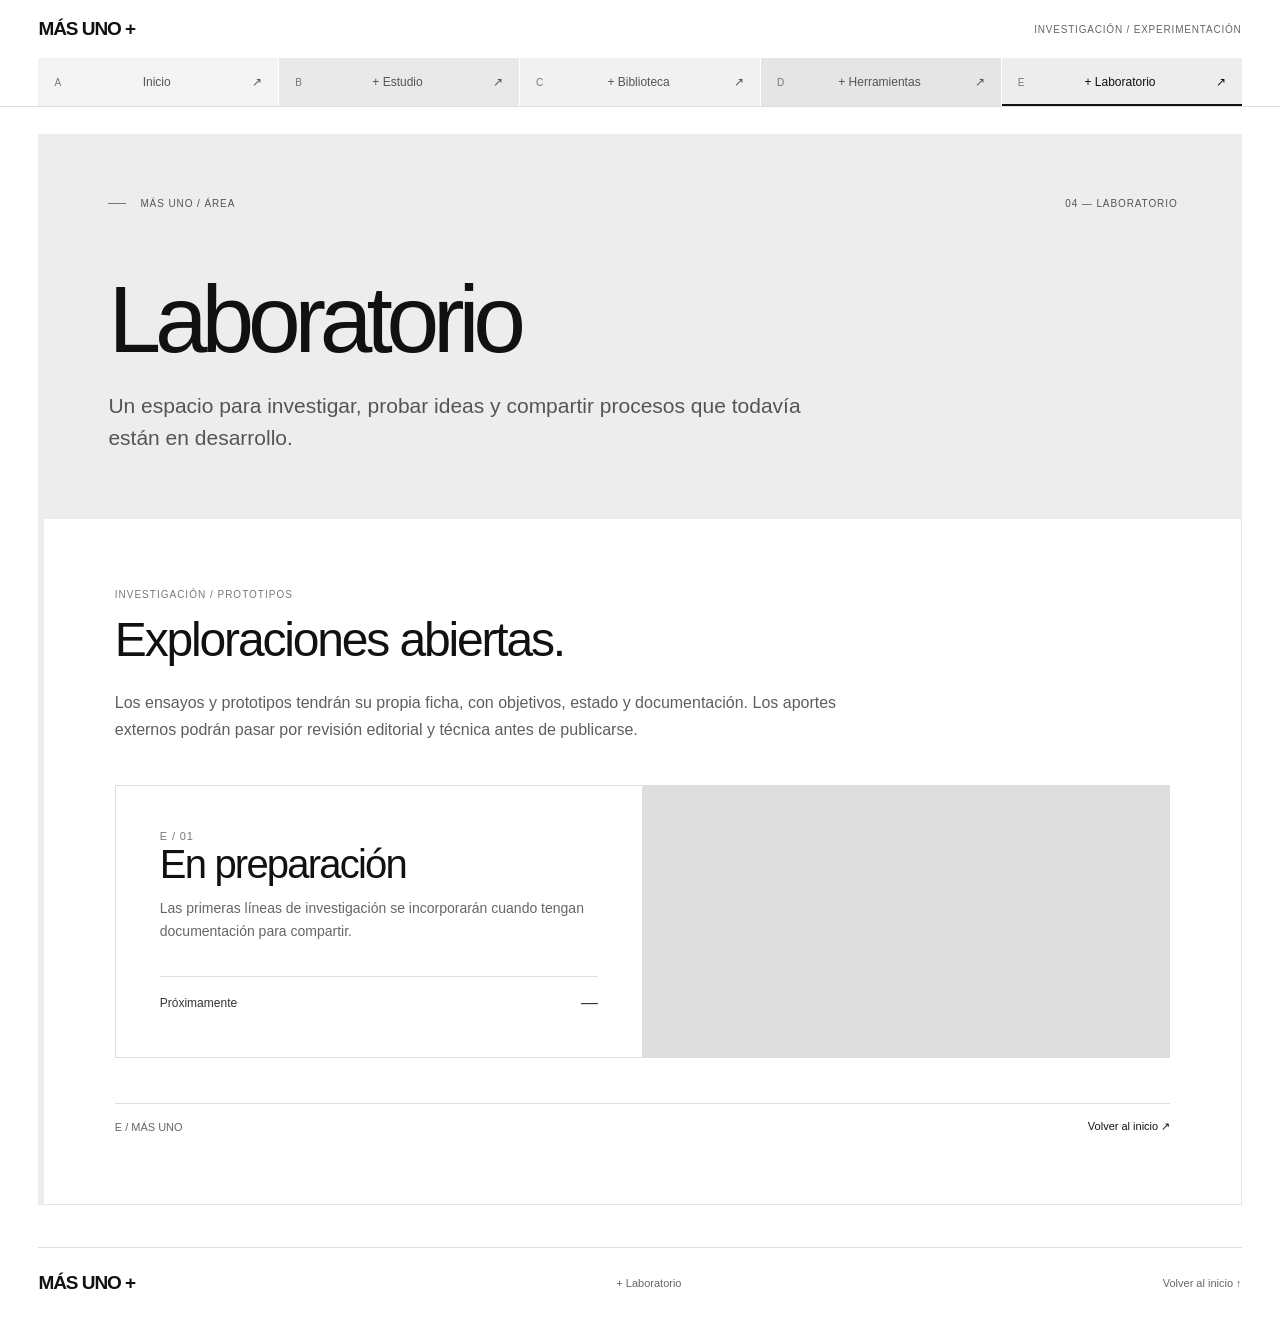
<file: laboratorio.html>
<!doctype html>
<html lang="es">
<head>
  <meta charset="utf-8" />
  <meta name="viewport" content="width=device-width, initial-scale=1" />
  <meta name="description" content="+ Laboratorio — investigación y experimentación de Más Uno." />
  <title>+ Laboratorio — Más Uno</title>
  <link rel="stylesheet" href="mas-uno-site.css" />
</head>
<body>
  <header class="site-header"><div class="header-inner">
    <div class="header-topline"><a class="wordmark" href="index.html">MÁS UNO +</a><span class="index-caption">INVESTIGACIÓN / EXPERIMENTACIÓN</span></div>
    <nav class="navigation" aria-label="Navegación principal">
      <a href="index.html" style="--tab-color:var(--tab-home)"><span class="tab-code">A</span><span>Inicio</span><span class="tab-arrow">↗</span></a>
      <a href="estudio.html" style="--tab-color:var(--tab-studio)"><span class="tab-code">B</span><span>+ Estudio</span><span class="tab-arrow">↗</span></a>
      <a href="biblioteca.html" style="--tab-color:var(--tab-library)"><span class="tab-code">C</span><span>+ Biblioteca</span><span class="tab-arrow">↗</span></a>
      <a href="herramientas.html" style="--tab-color:var(--tab-tools)"><span class="tab-code">D</span><span>+ Herramientas</span><span class="tab-arrow">↗</span></a>
      <a href="laboratorio.html" style="--tab-color:var(--tab-lab)" aria-current="page"><span class="tab-code">E</span><span>+ Laboratorio</span><span class="tab-arrow">↗</span></a>
    </nav>
  </div></header>
  <main class="page-shell">
    <div class="page-heading" style="--page-tone:var(--tab-lab)">
      <div class="page-meta"><span>MÁS UNO / ÁREA</span><span>04 — LABORATORIO</span></div>
      <h1>Laboratorio</h1>
      <p class="page-subtitle">Un espacio para investigar, probar ideas y compartir procesos que todavía están en desarrollo.</p>
    </div>
    <div class="page-body" style="--page-tone:var(--tab-lab)"><div class="page-content">
      <p class="section-kicker">INVESTIGACIÓN / PROTOTIPOS</p>
      <h2 class="section-title">Exploraciones abiertas.</h2>
      <p class="lead">Los ensayos y prototipos tendrán su propia ficha, con objetivos, estado y documentación. Los aportes externos podrán pasar por revisión editorial y técnica antes de publicarse.</p>
      <div class="module-grid">
        <div class="module-card"><span class="card-code">E / 01</span><h2>En preparación</h2><p>Las primeras líneas de investigación se incorporarán cuando tengan documentación para compartir.</p><span class="card-link"><span>Próximamente</span><span>—</span></span></div>
      </div>
      <div class="folder-end"><span>E / MÁS UNO</span><a href="index.html">Volver al inicio ↗</a></div>
    </div></div>
  </main>
  <footer><a class="wordmark" href="index.html">MÁS UNO +</a><span>+ Laboratorio</span><a href="index.html">Volver al inicio ↑</a></footer>
</body>
</html>
</file>
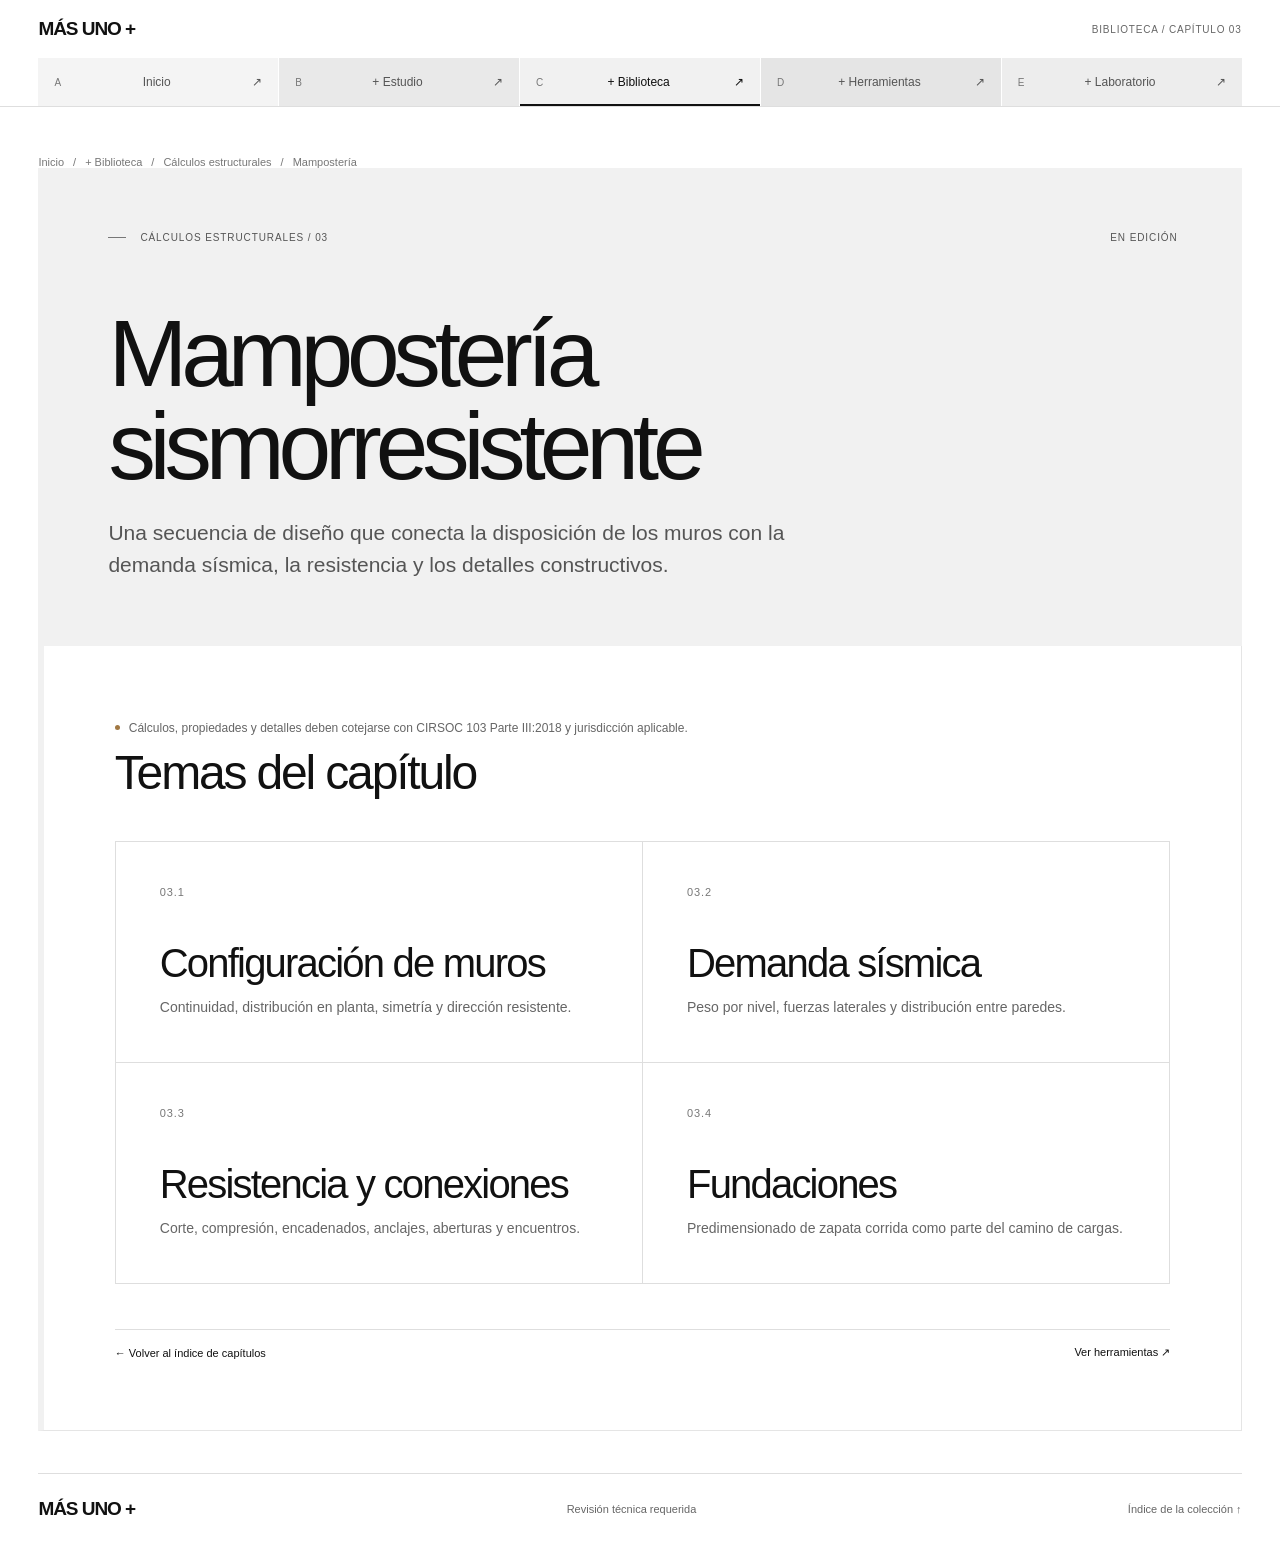
<file: mamposteria-sismorresistente.html>
<!doctype html>
<html lang="es"><head><meta charset="utf-8" /><meta name="viewport" content="width=device-width, initial-scale=1" /><title>Mampostería sismorresistente — Cálculos estructurales</title><link rel="stylesheet" href="mas-uno-site.css" /></head>
<body>
  <header class="site-header"><div class="header-inner"><div class="header-topline"><a class="wordmark" href="index.html">MÁS UNO +</a><span class="index-caption">BIBLIOTECA / CAPÍTULO 03</span></div><nav class="navigation" aria-label="Navegación principal">
    <a href="index.html" style="--tab-color:var(--tab-home)"><span class="tab-code">A</span><span>Inicio</span><span class="tab-arrow">↗</span></a><a href="estudio.html" style="--tab-color:var(--tab-studio)"><span class="tab-code">B</span><span>+ Estudio</span><span class="tab-arrow">↗</span></a><a href="biblioteca.html" style="--tab-color:var(--tab-library)" aria-current="page"><span class="tab-code">C</span><span>+ Biblioteca</span><span class="tab-arrow">↗</span></a><a href="herramientas.html" style="--tab-color:var(--tab-tools)"><span class="tab-code">D</span><span>+ Herramientas</span><span class="tab-arrow">↗</span></a><a href="laboratorio.html" style="--tab-color:var(--tab-lab)"><span class="tab-code">E</span><span>+ Laboratorio</span><span class="tab-arrow">↗</span></a>
  </nav></div></header>
  <main class="page-shell"><div class="breadcrumbs"><a href="index.html">Inicio</a><span>/</span><a href="biblioteca.html">+ Biblioteca</a><span>/</span><a href="calculos-estructurales.html">Cálculos estructurales</a><span>/</span><span>Mampostería</span></div>
    <div class="page-heading" style="--page-tone:var(--tab-library)"><div class="page-meta"><span>CÁLCULOS ESTRUCTURALES / 03</span><span>EN EDICIÓN</span></div><h1>Mampostería<br />sismorresistente</h1><p class="page-subtitle">Una secuencia de diseño que conecta la disposición de los muros con la demanda sísmica, la resistencia y los detalles constructivos.</p></div>
    <div class="page-body" style="--page-tone:var(--tab-library)"><div class="page-content"><p class="status status-review">Cálculos, propiedades y detalles deben cotejarse con CIRSOC 103 Parte III:2018 y jurisdicción aplicable.</p><h2 class="section-title">Temas del capítulo</h2><div class="module-grid">
      <div class="module-card"><span class="card-code">03.1</span><h3>Configuración de muros</h3><p>Continuidad, distribución en planta, simetría y dirección resistente.</p></div><div class="module-card"><span class="card-code">03.2</span><h3>Demanda sísmica</h3><p>Peso por nivel, fuerzas laterales y distribución entre paredes.</p></div><div class="module-card"><span class="card-code">03.3</span><h3>Resistencia y conexiones</h3><p>Corte, compresión, encadenados, anclajes, aberturas y encuentros.</p></div><div class="module-card"><span class="card-code">03.4</span><h3>Fundaciones</h3><p>Predimensionado de zapata corrida como parte del camino de cargas.</p></div>
    </div><div class="folder-end"><a href="calculos-estructurales.html">← Volver al índice de capítulos</a><a href="herramientas.html">Ver herramientas ↗</a></div></div></div>
  </main><footer><a class="wordmark" href="index.html">MÁS UNO +</a><span>Revisión técnica requerida</span><a href="calculos-estructurales.html">Índice de la colección ↑</a></footer>
</body></html>
</file>
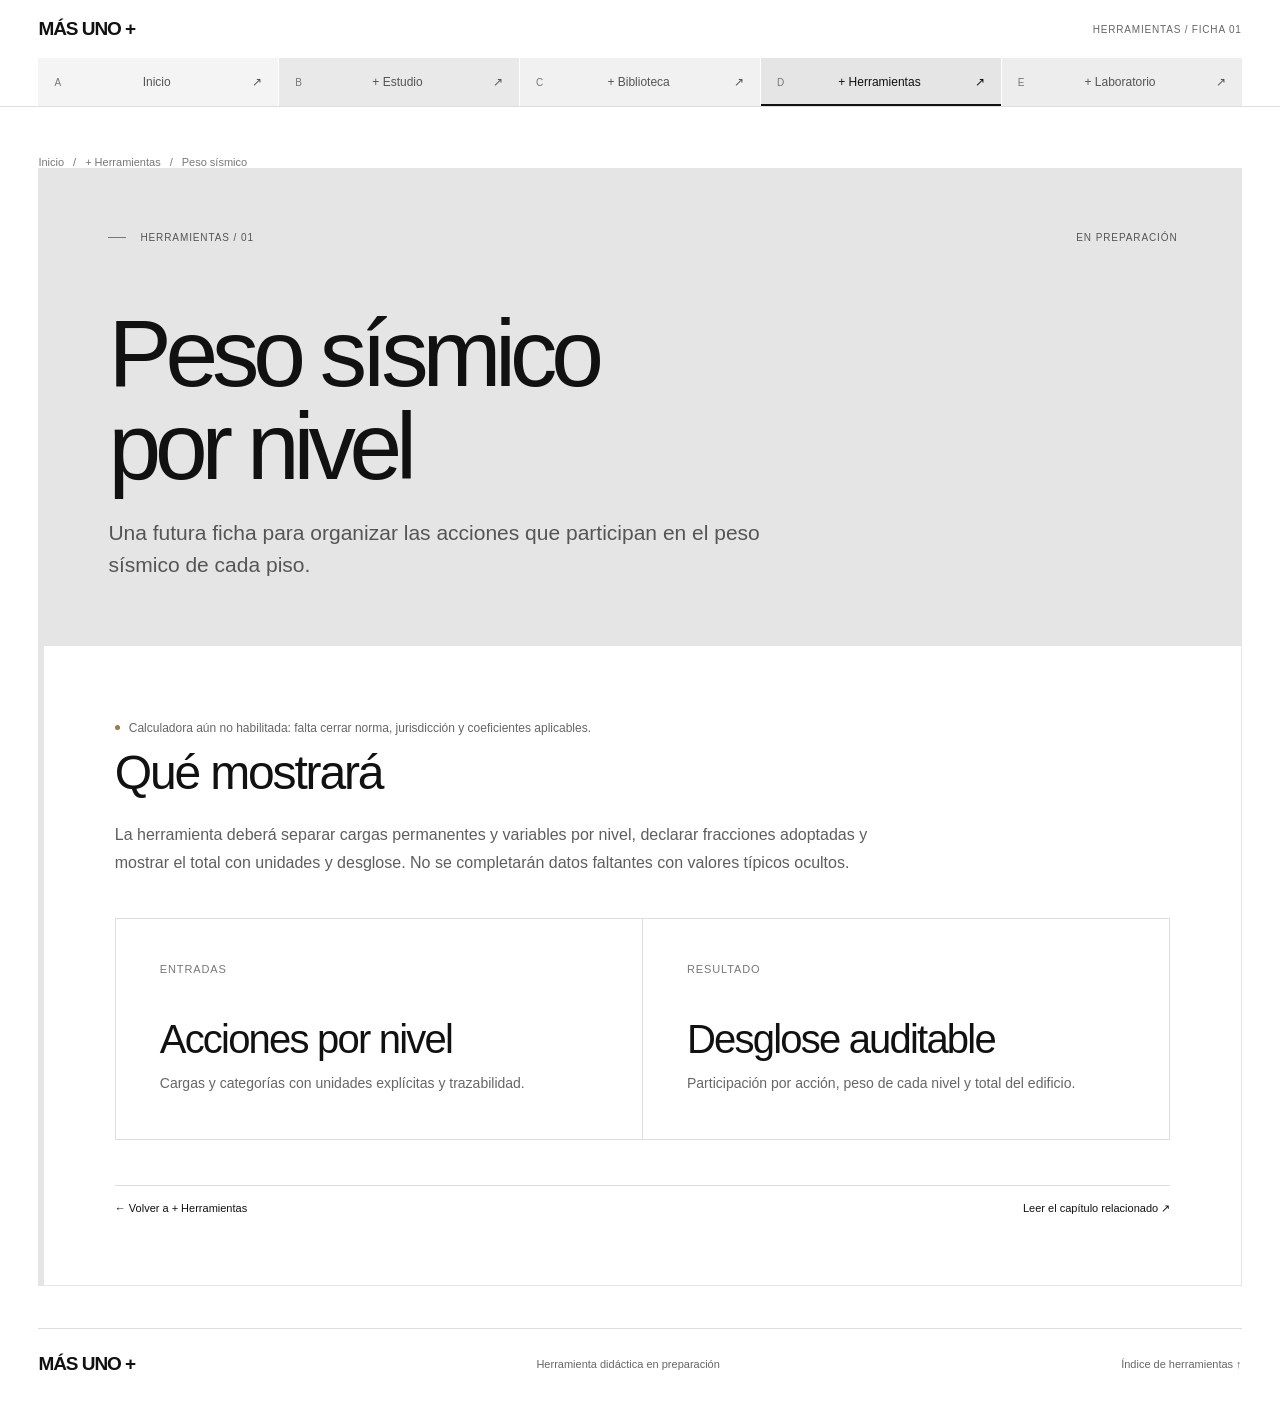
<file: peso-sismico.html>
<!doctype html>
<html lang="es"><head><meta charset="utf-8" /><meta name="viewport" content="width=device-width, initial-scale=1" /><title>Peso sísmico por nivel — + Herramientas</title><link rel="stylesheet" href="mas-uno-site.css" /></head>
<body><header class="site-header"><div class="header-inner"><div class="header-topline"><a class="wordmark" href="index.html">MÁS UNO +</a><span class="index-caption">HERRAMIENTAS / FICHA 01</span></div><nav class="navigation" aria-label="Navegación principal"><a href="index.html" style="--tab-color:var(--tab-home)"><span class="tab-code">A</span><span>Inicio</span><span class="tab-arrow">↗</span></a><a href="estudio.html" style="--tab-color:var(--tab-studio)"><span class="tab-code">B</span><span>+ Estudio</span><span class="tab-arrow">↗</span></a><a href="biblioteca.html" style="--tab-color:var(--tab-library)"><span class="tab-code">C</span><span>+ Biblioteca</span><span class="tab-arrow">↗</span></a><a href="herramientas.html" style="--tab-color:var(--tab-tools)" aria-current="page"><span class="tab-code">D</span><span>+ Herramientas</span><span class="tab-arrow">↗</span></a><a href="laboratorio.html" style="--tab-color:var(--tab-lab)"><span class="tab-code">E</span><span>+ Laboratorio</span><span class="tab-arrow">↗</span></a></nav></div></header>
<main class="page-shell"><div class="breadcrumbs"><a href="index.html">Inicio</a><span>/</span><a href="herramientas.html">+ Herramientas</a><span>/</span><span>Peso sísmico</span></div><div class="page-heading" style="--page-tone:var(--tab-tools)"><div class="page-meta"><span>HERRAMIENTAS / 01</span><span>EN PREPARACIÓN</span></div><h1>Peso sísmico<br />por nivel</h1><p class="page-subtitle">Una futura ficha para organizar las acciones que participan en el peso sísmico de cada piso.</p></div><div class="page-body" style="--page-tone:var(--tab-tools)"><div class="page-content"><p class="status status-review">Calculadora aún no habilitada: falta cerrar norma, jurisdicción y coeficientes aplicables.</p><h2 class="section-title">Qué mostrará</h2><p class="lead">La herramienta deberá separar cargas permanentes y variables por nivel, declarar fracciones adoptadas y mostrar el total con unidades y desglose. No se completarán datos faltantes con valores típicos ocultos.</p><div class="module-grid"><div class="module-card"><span class="card-code">ENTRADAS</span><h3>Acciones por nivel</h3><p>Cargas y categorías con unidades explícitas y trazabilidad.</p></div><div class="module-card"><span class="card-code">RESULTADO</span><h3>Desglose auditable</h3><p>Participación por acción, peso de cada nivel y total del edificio.</p></div></div><div class="folder-end"><a href="herramientas.html">← Volver a + Herramientas</a><a href="acciones-sismicas.html">Leer el capítulo relacionado ↗</a></div></div></div></main><footer><a class="wordmark" href="index.html">MÁS UNO +</a><span>Herramienta didáctica en preparación</span><a href="herramientas.html">Índice de herramientas ↑</a></footer></body></html>
</file>
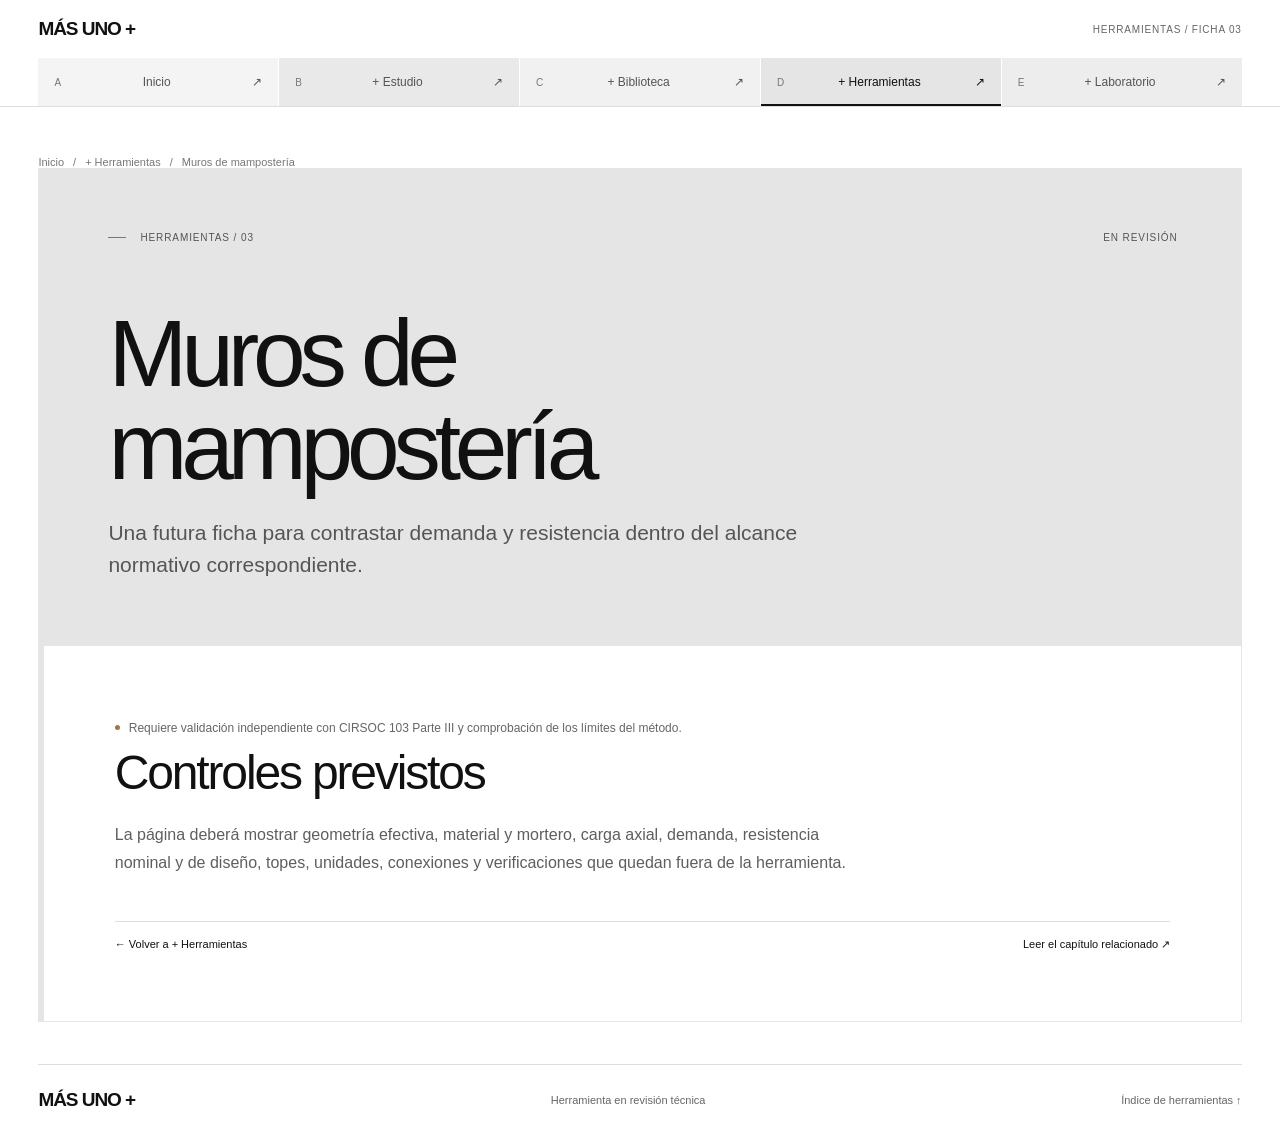
<file: verificacion-muros.html>
<!doctype html>
<html lang="es"><head><meta charset="utf-8" /><meta name="viewport" content="width=device-width, initial-scale=1" /><title>Verificación de muros — + Herramientas</title><link rel="stylesheet" href="mas-uno-site.css" /></head>
<body><header class="site-header"><div class="header-inner"><div class="header-topline"><a class="wordmark" href="index.html">MÁS UNO +</a><span class="index-caption">HERRAMIENTAS / FICHA 03</span></div><nav class="navigation" aria-label="Navegación principal"><a href="index.html" style="--tab-color:var(--tab-home)"><span class="tab-code">A</span><span>Inicio</span><span class="tab-arrow">↗</span></a><a href="estudio.html" style="--tab-color:var(--tab-studio)"><span class="tab-code">B</span><span>+ Estudio</span><span class="tab-arrow">↗</span></a><a href="biblioteca.html" style="--tab-color:var(--tab-library)"><span class="tab-code">C</span><span>+ Biblioteca</span><span class="tab-arrow">↗</span></a><a href="herramientas.html" style="--tab-color:var(--tab-tools)" aria-current="page"><span class="tab-code">D</span><span>+ Herramientas</span><span class="tab-arrow">↗</span></a><a href="laboratorio.html" style="--tab-color:var(--tab-lab)"><span class="tab-code">E</span><span>+ Laboratorio</span><span class="tab-arrow">↗</span></a></nav></div></header>
<main class="page-shell"><div class="breadcrumbs"><a href="index.html">Inicio</a><span>/</span><a href="herramientas.html">+ Herramientas</a><span>/</span><span>Muros de mampostería</span></div><div class="page-heading" style="--page-tone:var(--tab-tools)"><div class="page-meta"><span>HERRAMIENTAS / 03</span><span>EN REVISIÓN</span></div><h1>Muros de<br />mampostería</h1><p class="page-subtitle">Una futura ficha para contrastar demanda y resistencia dentro del alcance normativo correspondiente.</p></div><div class="page-body" style="--page-tone:var(--tab-tools)"><div class="page-content"><p class="status status-review">Requiere validación independiente con CIRSOC 103 Parte III y comprobación de los límites del método.</p><h2 class="section-title">Controles previstos</h2><p class="lead">La página deberá mostrar geometría efectiva, material y mortero, carga axial, demanda, resistencia nominal y de diseño, topes, unidades, conexiones y verificaciones que quedan fuera de la herramienta.</p><div class="folder-end"><a href="herramientas.html">← Volver a + Herramientas</a><a href="mamposteria-sismorresistente.html">Leer el capítulo relacionado ↗</a></div></div></div></main><footer><a class="wordmark" href="index.html">MÁS UNO +</a><span>Herramienta en revisión técnica</span><a href="herramientas.html">Índice de herramientas ↑</a></footer></body></html>
</file>
<file: mas-uno-site.css>
:root {
  color-scheme: light;
  --ink: #111;
  --muted: #666;
  --line: #dedede;
  --paper: #fff;
  --tab-home: #f4f4f4;
  --tab-studio: #e9e9e9;
  --tab-library: #f1f1f1;
  --tab-tools: #e5e5e5;
  --tab-lab: #ededed;
  font-family: "Helvetica Neue", Helvetica, Arial, sans-serif;
  background: var(--paper);
  color: var(--ink);
}
* { box-sizing: border-box; }
html { scroll-behavior: smooth; }
body { margin: 0; min-height: 100vh; background: var(--paper); overflow-x: clip; }
a { color: inherit; text-decoration: none; }
a:focus-visible { outline: 2px solid var(--ink); outline-offset: 5px; }
.site-header { position: sticky; z-index: 10; top: 0; background: rgba(255,255,255,.97); box-shadow: 0 1px 0 var(--line); backdrop-filter: blur(12px); }
.header-inner { display: flex; max-width: 1600px; margin: auto; padding: 18px 3vw 0; align-items: center; justify-content: space-between; flex-wrap: wrap; gap: 18px 30px; }
.header-topline { display: flex; width: 100%; align-items: center; justify-content: space-between; gap: 20px; }
.wordmark { color: var(--ink); font-size: 19px; font-weight: 700; letter-spacing: -.055em; white-space: nowrap; }
.index-caption { color: var(--muted); font-size: 10px; letter-spacing: .08em; text-align: right; text-transform: uppercase; }
.navigation { display: grid; width: 100%; grid-template-columns: repeat(5, minmax(0, 1fr)); gap: 1px; align-items: stretch; }
.navigation a { display: flex; min-height: 48px; align-items: center; justify-content: space-between; gap: 8px; padding: 13px 16px; background: var(--tab-color, var(--tab-home)); color: #555; font-size: 12px; transition: color .2s, background .2s, box-shadow .2s; }
.navigation a:hover { color: var(--ink); background: #e4e4e4; }
.navigation a[aria-current="page"] { color: var(--ink); box-shadow: inset 0 -2px 0 var(--ink); }
.tab-code { color: #777; font-size: 10px; }
.tab-arrow { transition: transform .25s ease; }
.navigation a:hover .tab-arrow { transform: translate(2px, -2px); }
main { min-height: 65vh; }
.page-shell { max-width: 1600px; margin: 0 auto; padding: 28px 3vw 0; }
.page-heading { background: var(--page-tone, #f1f1f1); border-left: 6px solid var(--page-tone, #f1f1f1); padding: clamp(28px, 5vw, 64px); }
.page-meta { display: flex; align-items: center; gap: 14px; margin-bottom: clamp(30px, 5vw, 64px); color: #555; font-size: 10px; letter-spacing: .09em; text-transform: uppercase; }
.page-meta::before { width: 18px; height: 1px; background: #777; content: ""; }
.page-meta span:last-child { margin-left: auto; }
h1, h2, h3, p { margin-top: 0; }
h1 { margin-bottom: 0; font-size: clamp(42px, 7.4vw, 100px); font-weight: 400; letter-spacing: -.065em; line-height: .98; }
.page-subtitle { max-width: 720px; margin: 24px 0 0; color: #555; font-size: clamp(16px, 1.8vw, 21px); line-height: 1.55; }
.page-body { background: #fff; border: 1px solid #e5e5e5; border-top: 0; border-left: 6px solid var(--page-tone, #eee); }
.page-content { padding: clamp(30px, 5.5vw, 78px); }
.section-kicker { margin-bottom: 14px; color: #777; font-size: 10px; letter-spacing: .1em; text-transform: uppercase; }
.section-title { max-width: 850px; margin-bottom: 22px; font-size: clamp(26px, 4vw, 48px); font-weight: 400; letter-spacing: -.045em; line-height: 1.1; }
.lead { max-width: 760px; color: #5e5e5e; font-size: 16px; line-height: 1.7; }
.module-grid { display: grid; grid-template-columns: repeat(2, minmax(0, 1fr)); gap: 1px; margin-top: 42px; border: 1px solid var(--line); background: var(--line); }
.module-card { display: flex; min-height: 220px; flex-direction: column; align-items: flex-start; padding: clamp(24px, 3.5vw, 44px); background: #fff; transition: background .25s; }
.module-card:hover { background: #f8f8f8; }
.module-card .card-code { color: #777; font-size: 11px; letter-spacing: .08em; }
.module-card h2, .module-card h3 { margin: auto 0 10px; font-size: clamp(25px, 3.4vw, 40px); font-weight: 400; letter-spacing: -.045em; }
.module-card p { max-width: 520px; margin: 0; color: #666; font-size: 14px; line-height: 1.6; }
.module-card .card-link { display: flex; width: 100%; align-items: center; justify-content: space-between; gap: 12px; margin-top: 34px; padding-top: 16px; border-top: 1px solid var(--line); color: #333; font-size: 12px; }
.module-card .card-link span:last-child { font-size: 17px; }
.status { display: inline-flex; align-items: center; gap: 9px; color: #666; font-size: 12px; }
.status::before { width: 5px; height: 5px; border-radius: 50%; background: #999; content: ""; }
.status-live::before { background: #61785e; }
.status-review::before { background: #a17843; }
.breadcrumbs { display: flex; flex-wrap: wrap; gap: 9px; margin: 22px 0 0; color: #777; font-size: 11px; }
.breadcrumbs a:hover { color: #111; text-decoration: underline; text-underline-offset: 3px; }
.folder-end { display: flex; align-items: center; justify-content: space-between; gap: 16px; margin-top: 45px; padding-top: 16px; border-top: 1px solid var(--line); color: #666; font-size: 11px; }
.folder-end a { color: #111; }
.hero { position: relative; height: min(65svh, 760px); min-height: 440px; overflow: hidden; background: #fff; }
.hero canvas { position: absolute; inset: 0; width: 100%; height: 100%; background: #fff; }
.brand { position: absolute; top: 50%; left: 50%; display: block; margin: 0; padding: .42em .62em .48em; transform: translate(-50%, -50%); background: #fff; box-shadow: 0 0 42px 26px rgba(255,255,255,.98); color: #000; font-size: clamp(2.5rem, 9vw, 8rem); font-weight: 700; letter-spacing: -.055em; line-height: 1; white-space: nowrap; pointer-events: none; }
.brand-content { display: inline-flex; align-items: baseline; gap: .22em; animation: reveal 6.5s cubic-bezier(.16,1,.3,1) both; }
@keyframes reveal { 0% { opacity: 0; filter: blur(14px); transform: scale(1.025); } 42% { opacity: .18; filter: blur(8px); } 100% { opacity: 1; filter: blur(0); transform: scale(1); } }
.hero-caption { position: absolute; right: 5vw; bottom: 28px; left: 5vw; display: flex; align-items: center; justify-content: space-between; gap: 20px; color: #555; font-size: 11px; }
.hero-caption span, .hero-caption a { padding: 8px 0; background: #fff; box-shadow: 0 0 16px 12px #fff; }
.home-intro { max-width: 1600px; margin: 0 auto; padding: 52px 3vw 0; }
.home-intro h1 { font-size: clamp(32px, 5vw, 62px); }
.home-intro p { max-width: 700px; margin: 16px 0 0; color: #666; line-height: 1.6; }
.home-grid { display: grid; grid-template-columns: repeat(4, minmax(0, 1fr)); gap: 1px; max-width: 1600px; margin: 30px auto 0; padding: 0 3vw; background: #dedede; }
.home-grid .module-card { min-height: 205px; padding: 24px; }
.home-grid .module-card h2 { font-size: clamp(22px, 2.6vw, 32px); }
.home-grid .module-card p { font-size: 12px; }
.project-preview { display: grid; min-height: 220px; place-items: center; margin-top: 32px; border: 1px solid #e5e5e5; background: #fafafa; color: #777; text-align: center; }
.project-preview strong { display: block; margin-bottom: 8px; color: #aaa; font-size: 42px; }
.about-detail { display: flex; justify-content: space-between; gap: 20px; margin-top: 32px; padding-top: 18px; border-top: 1px solid var(--line); color: #666; font-size: 11px; letter-spacing: .04em; }
.contact-grid { display: grid; grid-template-columns: repeat(2, minmax(0, 1fr)); gap: 24px; margin-top: 28px; }
.contact-card { min-height: 150px; padding: 24px; border: 1px solid var(--line); }
.contact-card h3 { font-size: 22px; font-weight: 400; letter-spacing: -.03em; }
footer { display: flex; align-items: center; justify-content: space-between; gap: 18px; margin: 42px 3vw 0; padding: 24px 0 30px; border-top: 1px solid var(--line); color: #666; font-size: 11px; }
footer a:hover { color: #111; }
@media (max-width: 900px) { .home-grid { grid-template-columns: repeat(2, minmax(0, 1fr)); } }
@media (max-width: 640px) {
  .header-inner { padding: 14px 4vw 0; gap: 14px; }
  .wordmark { font-size: 16px; }
  .index-caption { max-width: 45%; font-size: 8px; }
  .navigation a { min-height: 44px; flex-direction: column; align-items: flex-start; justify-content: center; gap: 4px; padding: 8px 7px; font-size: 9px; }
  .tab-code { font-size: 8px; }
  .tab-arrow { display: none; }
  .page-shell { padding: 16px 3vw 0; }
  .page-heading { padding: 26px 20px 30px; border-left-width: 4px; }
  .page-meta { margin-bottom: 34px; font-size: 8px; }
  .page-body { border-left-width: 4px; }
  .page-content { padding: 34px 20px; }
  .page-subtitle { margin-top: 18px; font-size: 15px; }
  .module-grid { grid-template-columns: 1fr; margin-top: 28px; }
  .module-card { min-height: 185px; padding: 22px; }
  .home-grid { grid-template-columns: 1fr 1fr; gap: 1px; padding: 0 3vw; }
  .home-grid .module-card { min-height: 185px; padding: 16px; }
  .home-grid .module-card h2 { font-size: 22px; }
  .home-grid .module-card p { font-size: 11px; }
  .hero { height: 52svh; min-height: 360px; }
  .brand { font-size: clamp(2.1rem, 10vw, 4rem); }
  .hero-caption { right: 4vw; left: 4vw; bottom: 16px; font-size: 9px; }
  .home-intro { padding: 36px 4vw 0; }
  .contact-grid { grid-template-columns: 1fr; }
  .folder-end, footer { font-size: 10px; }
}
@media (prefers-reduced-motion: reduce) {
  html { scroll-behavior: auto; }
  .brand-content { animation: none; }
  *, *::before, *::after { transition-duration: .01ms !important; }
}
</file>
